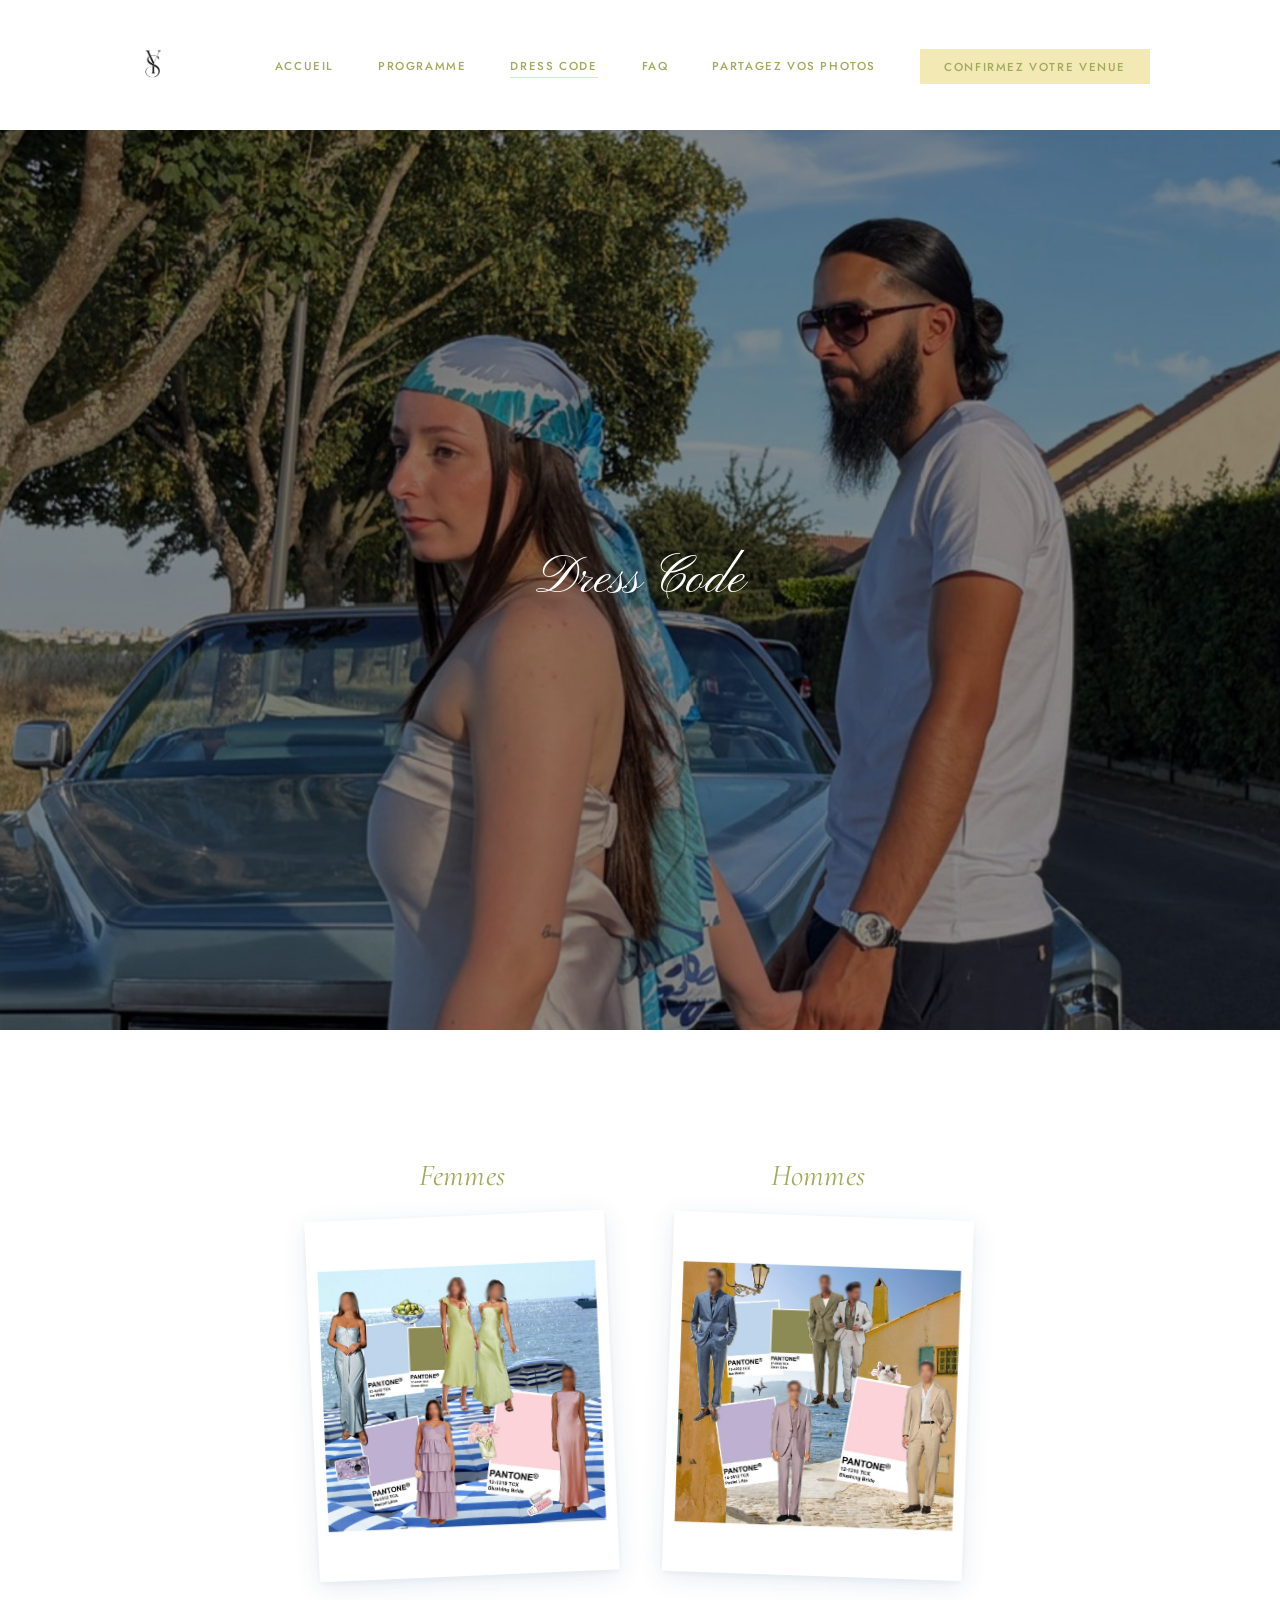
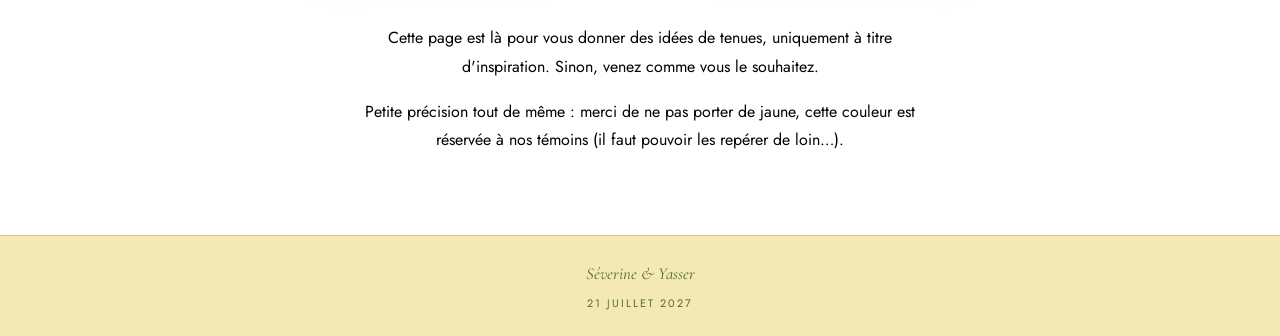
<file: dresscode.html>
<!DOCTYPE html>
<html lang="fr">
<head>
  <meta charset="UTF-8">
  <meta name="viewport" content="width=device-width, initial-scale=1.0">
  <meta name="description" content="Dress code — Mariage de Séverine et Yasser">
  <title>Dress Code — Séverine &amp; Yasser</title>
  <link rel="preconnect" href="https://fonts.googleapis.com">
  <link rel="preconnect" href="https://fonts.gstatic.com" crossorigin>
  <link href="https://fonts.googleapis.com/css2?family=Pinyon+Script&family=Cormorant+Garamond:ital,wght@0,300;0,400;0,500;1,300;1,400&family=Jost:wght@300;400;500&display=swap" rel="stylesheet">
  <link rel="stylesheet" href="css/style.css?v=57">
  <link rel="preload" as="image" href="image fond/dress.jpg" fetchpriority="high">
  <meta http-equiv="Accept-CH" content="DPR, Width">
  <link rel="icon" type="image/png" href="logo.png">
</head>
<body class="flat-bg header-compact">

  <!-- ========== HEADER ========== -->
  <header class="header header--scrolled" id="header">
    <div class="header__inner">
      <a href="index.html" class="header__logo"><img src="logo.png" alt="Séverine &amp; Yasser" class="header__logo-img"></a>

      <nav class="nav" id="nav" aria-label="Navigation principale">
        <ul class="nav__list">
          <li><a href="index.html"     class="nav__link">Accueil</a></li>
          <li><a href="programme.html" class="nav__link">Programme</a></li>
          <li><a href="dresscode.html" class="nav__link active" aria-current="page">Dress Code</a></li>
          <li><a href="faq.html"       class="nav__link">FAQ</a></li>
          <li><a href="photos.html"    class="nav__link">Partagez vos photos</a></li>
          <li><a href="rsvp.html"      class="nav__link nav__link--cta">Confirmez votre venue</a></li>
        </ul>
      </nav>

      <button class="nav__toggle" id="navToggle"
              aria-label="Ouvrir le menu"
              aria-expanded="false"
              aria-controls="nav">
        <span></span><span></span><span></span>
      </button>
    </div>
  </header>

  <!-- ========== MAIN ========== -->
  <main>

    <!-- Héros -->
    <div class="page-hero">
      <img class="page-hero__bg" src="image fond/dress.jpg" alt="" aria-hidden="true" fetchpriority="high" decoding="async">
      <h1 class="page-hero__title">Dress Code</h1>
    </div>

    <div class="section">

      <div class="polaroid-grid">

        <div class="polaroid-wrapper" data-reveal="polaroid-l" style="--reveal-delay: 0s">
          <p class="polaroid-label">Femmes</p>
          <div class="polaroid polaroid--left polaroid--flush">
            <img src="femme.jpg" alt="Inspiration tenue femmes" loading="lazy" decoding="async">
          </div>
        </div>

        <div class="polaroid-wrapper" data-reveal="polaroid-r" style="--reveal-delay: 0.18s">
          <p class="polaroid-label">Hommes</p>
          <div class="polaroid polaroid--right polaroid--flush">
            <img src="images/homme.jpg" alt="Inspiration tenue hommes" loading="lazy" decoding="async">
          </div>
        </div>

      </div>

      <div class="dresscode-text section__body" data-reveal>
        <p>
          Cette page est là pour vous donner des idées de tenues, uniquement à titre d'inspiration. Sinon, venez comme vous le souhaitez.
        </p>
        <p>
          Petite précision tout de même&nbsp;: merci de ne pas porter de jaune, cette couleur est réservée à nos témoins (il faut pouvoir les repérer de loin…).
        </p>
      </div>
    </div>

  </main>

  <!-- ========== FOOTER ========== -->
  <footer class="footer">
    <div class="footer__inner">
      <p class="footer__names">Séverine &amp; Yasser</p>
      <p class="footer__date">21 Juillet 2027</p>
    </div>
  </footer>

  <script src="js/main.js?v=16"></script>
</body>
</html>
</file>
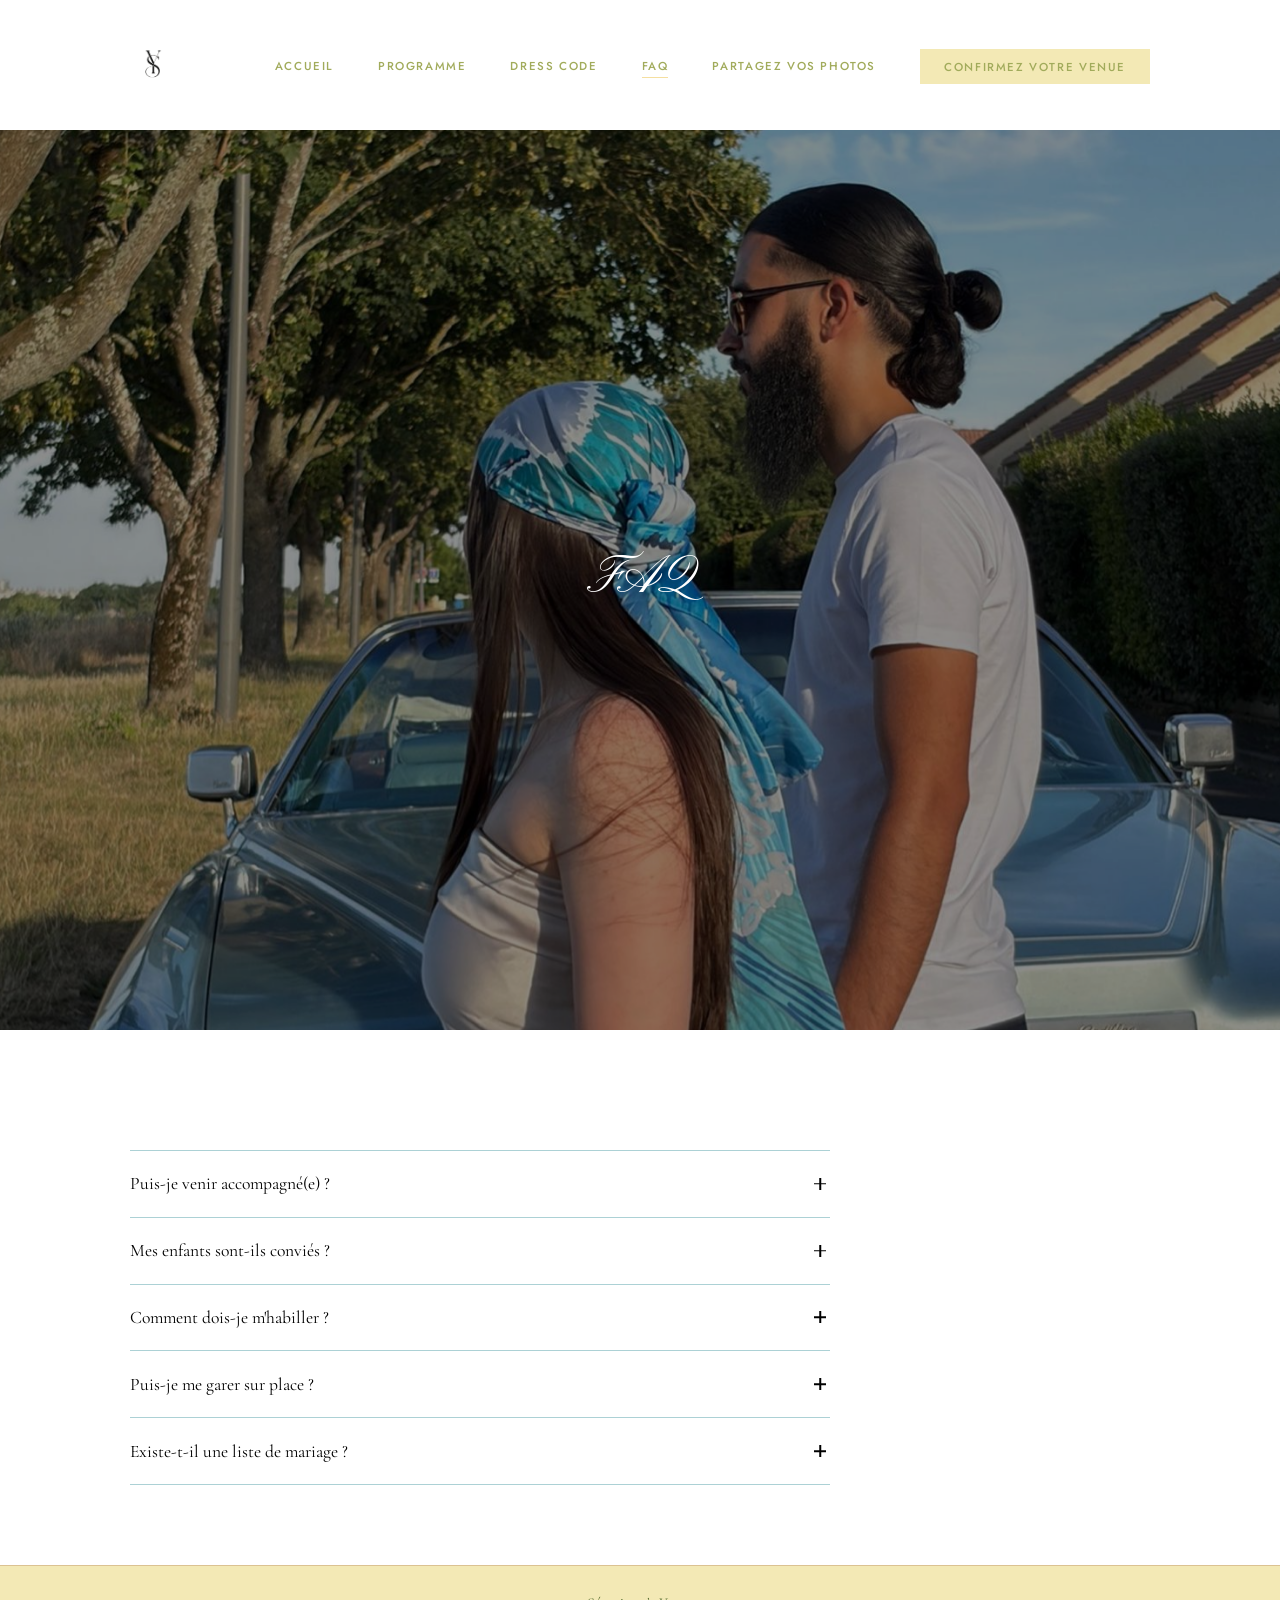
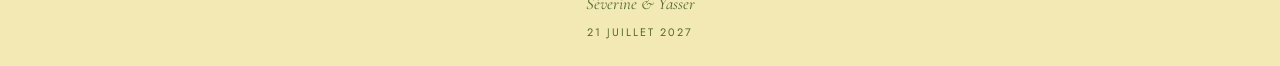
<file: faq.html>
<!DOCTYPE html>
<html lang="fr">
<head>
  <meta charset="UTF-8">
  <meta name="viewport" content="width=device-width, initial-scale=1.0">
  <meta name="description" content="Questions fréquentes — Mariage de Séverine et Yasser">
  <title>FAQ — Séverine &amp; Yasser</title>
  <link rel="preconnect" href="https://fonts.googleapis.com">
  <link rel="preconnect" href="https://fonts.gstatic.com" crossorigin>
  <link href="https://fonts.googleapis.com/css2?family=Pinyon+Script&family=Cormorant+Garamond:ital,wght@0,300;0,400;0,500;1,300;1,400&family=Jost:wght@300;400;500&display=swap" rel="stylesheet">
  <link rel="stylesheet" href="css/style.css?v=57">
  <link rel="preload" as="image" href="image fond/FAQ.jpg" fetchpriority="high">
  <meta http-equiv="Accept-CH" content="DPR, Width">
  <link rel="icon" type="image/png" href="logo.png">
</head>
<body class="flat-bg header-compact">

  <!-- ========== HEADER ========== -->
  <header class="header header--scrolled" id="header">
    <div class="header__inner">
      <a href="index.html" class="header__logo"><img src="logo.png" alt="Séverine &amp; Yasser" class="header__logo-img"></a>

      <nav class="nav" id="nav" aria-label="Navigation principale">
        <ul class="nav__list">
          <li><a href="index.html"     class="nav__link">Accueil</a></li>
          <li><a href="programme.html" class="nav__link">Programme</a></li>
          <li><a href="dresscode.html" class="nav__link">Dress Code</a></li>
          <li><a href="faq.html"       class="nav__link active" aria-current="page">FAQ</a></li>
          <li><a href="photos.html"    class="nav__link">Partagez vos photos</a></li>
          <li><a href="rsvp.html"      class="nav__link nav__link--cta">Confirmez votre venue</a></li>
        </ul>
      </nav>

      <button class="nav__toggle" id="navToggle"
              aria-label="Ouvrir le menu"
              aria-expanded="false"
              aria-controls="nav">
        <span></span><span></span><span></span>
      </button>
    </div>
  </header>

  <!-- ========== MAIN ========== -->
  <main>

    <!-- Héros -->
    <div class="page-hero">
      <img class="page-hero__bg" src="image fond/FAQ.jpg" alt="" aria-hidden="true" fetchpriority="high" decoding="async">
      <h1 class="page-hero__title">FAQ</h1>
    </div>

    <div class="section">

      <div class="accordion">

        <div class="accordion__item">
          <button class="accordion__btn" aria-expanded="false">
            Puis-je venir accompagné(e) ?
            <span class="accordion__icon" aria-hidden="true"></span>
          </button>
          <div class="accordion__body">
            <p>Seules les personnes nommément invitées peuvent assister à notre mariage. Merci de votre compréhension.</p>
          </div>
        </div>

        <div class="accordion__item">
          <button class="accordion__btn" aria-expanded="false">
            Mes enfants sont-ils conviés ?
            <span class="accordion__icon" aria-hidden="true"></span>
          </button>
          <div class="accordion__body">
            <p>Oui, bien sûr, vos enfants sont les bienvenus parmi nos invités.</p>
          </div>
        </div>

        <div class="accordion__item">
          <button class="accordion__btn" aria-expanded="false">
            Comment dois-je m'habiller ?
            <span class="accordion__icon" aria-hidden="true"></span>
          </button>
          <div class="accordion__body">
            <p>Vous trouverez sur la page Dress Code des inspirations pour le jour J.</p>
          </div>
        </div>

        <div class="accordion__item">
          <button class="accordion__btn" aria-expanded="false">
            Puis-je me garer sur place ?
            <span class="accordion__icon" aria-hidden="true"></span>
          </button>
          <div class="accordion__body">
            <p>Oui, il y a 40 places de parking à la Mairie de Longjumeau et 150 places au Domaine des Rois.</p>
          </div>
        </div>

        <div class="accordion__item">
          <button class="accordion__btn" aria-expanded="false">
            Existe-t-il une liste de mariage ?
            <span class="accordion__icon" aria-hidden="true"></span>
          </button>
          <div class="accordion__body">
            <p>Nous n'avons pas établi de liste de cadeaux. Le jour J, une boîte aux lettres sera mise à votre disposition afin que vous puissiez y déposer vos attentions ou vos messages. Pour nous, le plus important reste votre présence à nos côtés.</p>
          </div>
        </div>

      </div>
    </div>

  </main>

  <!-- ========== FOOTER ========== -->
  <footer class="footer">
    <div class="footer__inner">
      <p class="footer__names">Séverine &amp; Yasser</p>
      <p class="footer__date">21 Juillet 2027</p>
    </div>
  </footer>

  <script src="js/main.js?v=16"></script>
</body>
</html>
</file>
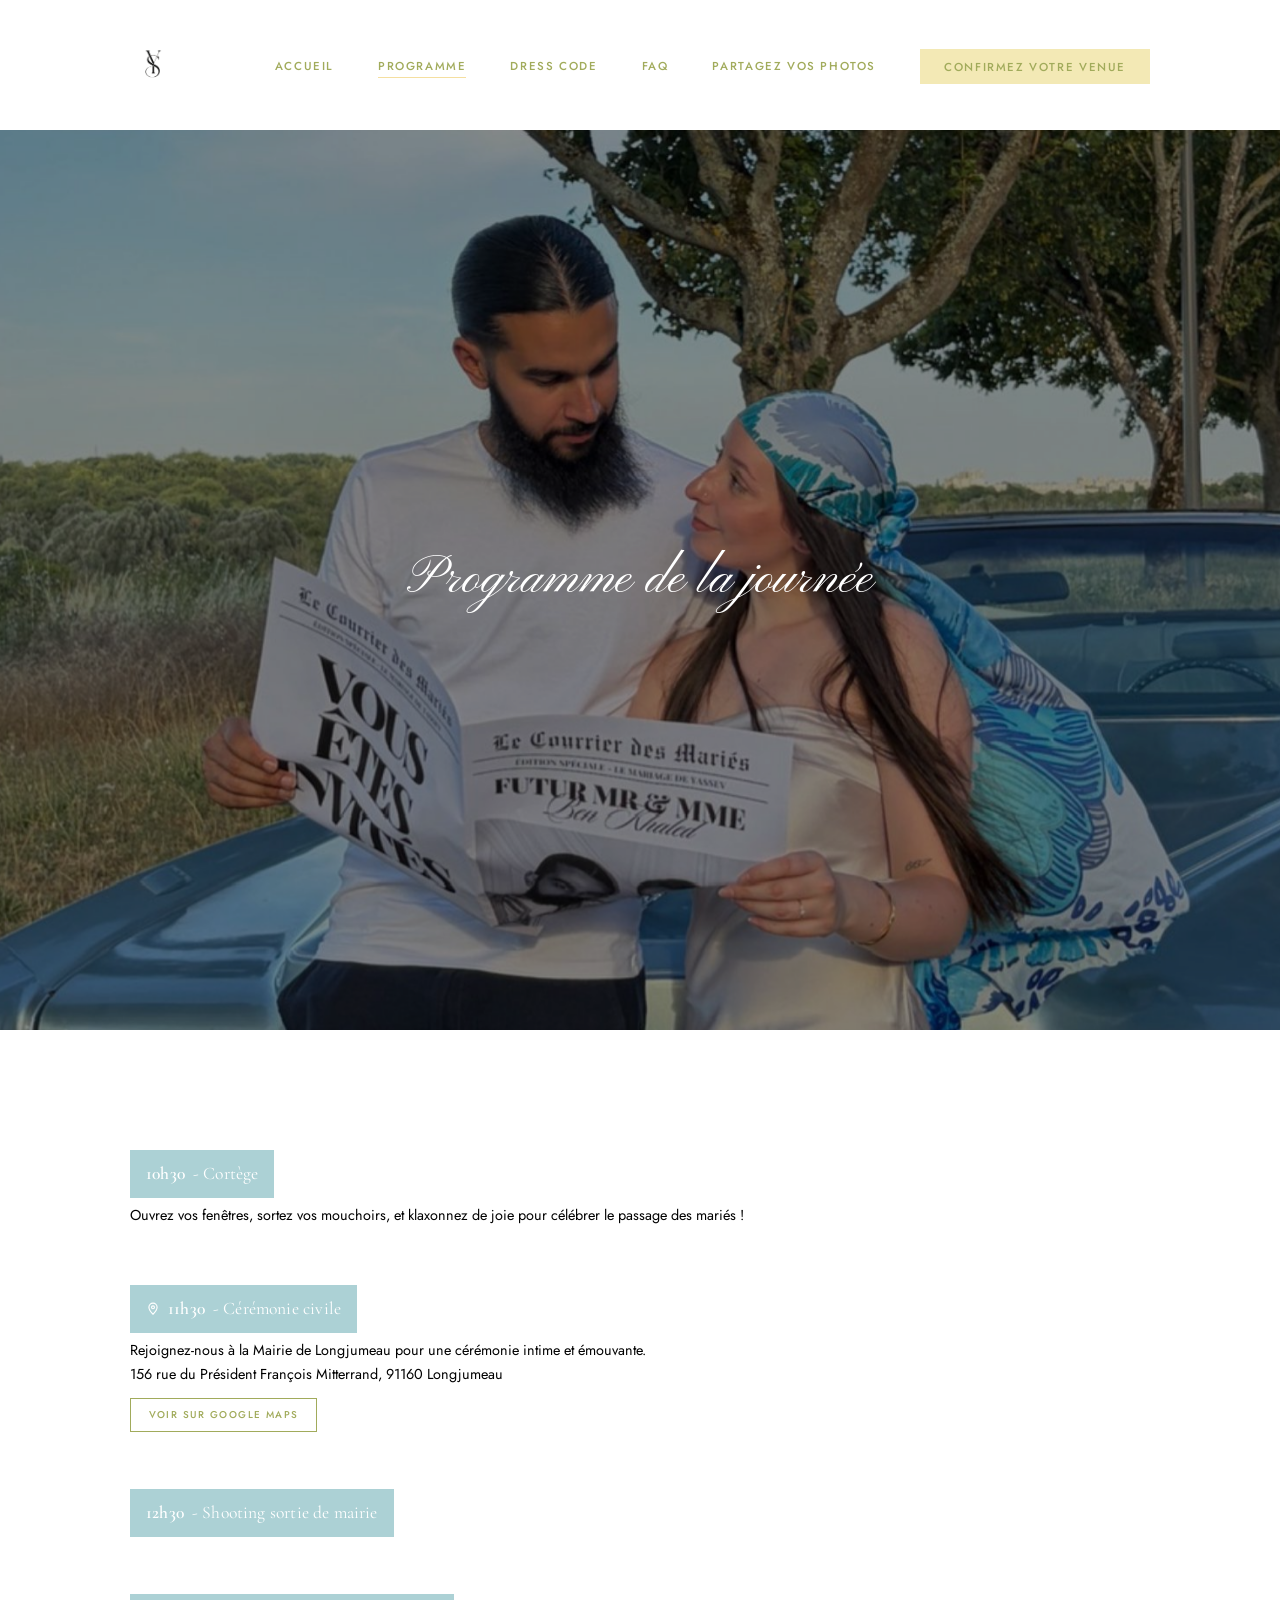
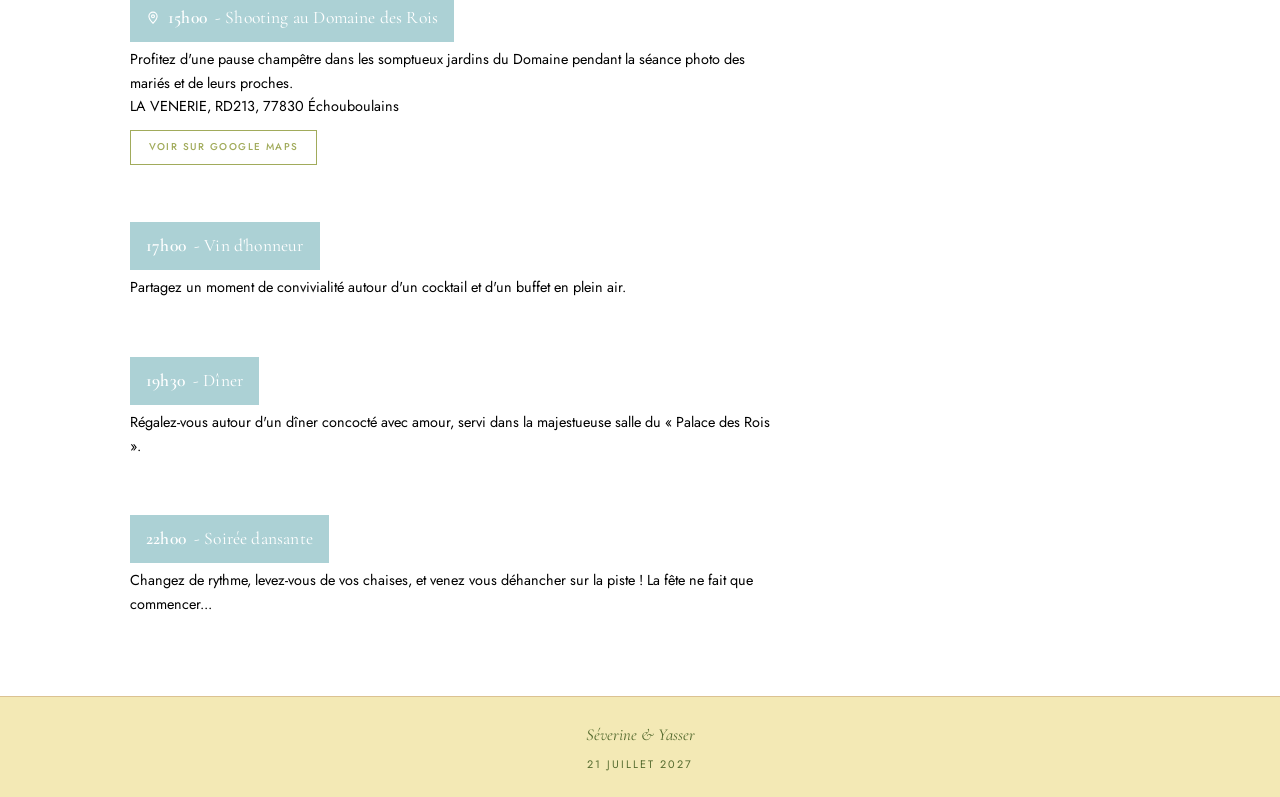
<file: programme-Lenna.html>
<!DOCTYPE html>
<html lang="fr">
<head>
  <meta charset="UTF-8">
  <meta name="viewport" content="width=device-width, initial-scale=1.0">
  <meta name="description" content="Programme de la journée — Mariage de Séverine et Yasser">
  <title>Programme — Séverine &amp; Yasser</title>
  <link rel="preconnect" href="https://fonts.googleapis.com">
  <link rel="preconnect" href="https://fonts.gstatic.com" crossorigin>
  <link href="https://fonts.googleapis.com/css2?family=Pinyon+Script&family=Cormorant+Garamond:ital,wght@0,300;0,400;0,500;1,300;1,400&family=Jost:wght@300;400;500&display=swap" rel="stylesheet">
  <link rel="stylesheet" href="css/style.css?v=57">
  <link rel="preload" as="image" href="image fond/programme.jpg" fetchpriority="high">
  <meta http-equiv="Accept-CH" content="DPR, Width">
  <link rel="icon" type="image/png" href="logo.png">
</head>
<body class="flat-bg header-compact">

  <!-- ========== HEADER ========== -->
  <header class="header header--scrolled" id="header">
    <div class="header__inner">
      <a href="index.html" class="header__logo"><img src="logo.png" alt="Séverine &amp; Yasser" class="header__logo-img"></a>

      <nav class="nav" id="nav" aria-label="Navigation principale">
        <ul class="nav__list">
          <li><a href="index.html"     class="nav__link">Accueil</a></li>
          <li><a href="programme.html" class="nav__link active" aria-current="page">Programme</a></li>
          <li><a href="dresscode.html" class="nav__link">Dress Code</a></li>
          <li><a href="faq.html"       class="nav__link">FAQ</a></li>
          <li><a href="photos.html"    class="nav__link">Partagez vos photos</a></li>
          <li><a href="rsvp.html"      class="nav__link nav__link--cta">Confirmez votre venue</a></li>
        </ul>
      </nav>

      <button class="nav__toggle" id="navToggle"
              aria-label="Ouvrir le menu"
              aria-expanded="false"
              aria-controls="nav">
        <span></span><span></span><span></span>
      </button>
    </div>
  </header>

  <!-- ========== MAIN ========== -->
  <main>

    <!-- Héros -->
    <div class="page-hero">
      <img class="page-hero__bg page-hero__bg--programme" src="image fond/programme.jpg" alt="" aria-hidden="true" fetchpriority="high" decoding="async" style="object-position: center 70%; object-fit: cover;">
      <h1 class="page-hero__title">Programme de la journée</h1>
    </div>

    <div class="section">

      <div class="timeline">

        <div class="timeline__item" data-reveal="left" style="--reveal-delay: 0s">
          <div class="timeline__body">
            <p class="timeline__heading"><b>10h30</b> - Cortège</p>
            <p class="timeline__desc">Ouvrez vos fenêtres, sortez vos mouchoirs, et klaxonnez de joie pour célébrer le passage des mariés !</p>
          </div>
        </div>

        <div class="timeline__item timeline__item--venue" data-reveal="left" style="--reveal-delay: 0.08s">
          <div class="timeline__body">
            <p class="timeline__heading"><b>11h30</b> - Cérémonie civile</p>
            <p class="timeline__desc">
              Rejoignez-nous à la Mairie de Longjumeau pour une cérémonie intime et émouvante.<br>
              156 rue du Président François Mitterrand, 91160 Longjumeau
            </p>
            <a href="https://www.google.com/maps?q=156+Rue+du+Pr%C3%A9sident+Fran%C3%A7ois+Mitterrand,+91160+Longjumeau"
               target="_blank" rel="noopener" class="timeline__map-link">
              Voir sur Google Maps
            </a>
          </div>
        </div>

        <div class="timeline__item" data-reveal="left" style="--reveal-delay: 0.16s">
          <div class="timeline__body">
            <p class="timeline__heading"><b>12h30</b> - Shooting sortie de mairie</p>
          </div>
        </div>

        <div class="timeline__item timeline__item--venue" data-reveal="left" style="--reveal-delay: 0.24s">
          <div class="timeline__body">
            <p class="timeline__heading"><b>15h00</b> - Shooting au Domaine des Rois</p>
            <p class="timeline__desc">
              Profitez d'une pause champêtre dans les somptueux jardins du Domaine pendant la séance photo des mariés et de leurs proches.<br>
              LA VENERIE, RD213, 77830 Échouboulains
            </p>
            <a href="https://www.google.com/maps/place//data=!4m2!3m1!1s0x47ef5b4dc95c3ab5:0x2cfeebf78aab0212"
               target="_blank" rel="noopener" class="timeline__map-link">
              Voir sur Google Maps
            </a>
          </div>
        </div>

        <div class="timeline__item" data-reveal="left" style="--reveal-delay: 0.32s">
          <div class="timeline__body">
            <p class="timeline__heading"><b>17h00</b> - Vin d'honneur</p>
            <p class="timeline__desc">Partagez un moment de convivialité autour d'un cocktail et d'un buffet en plein air.</p>
          </div>
        </div>

        <div class="timeline__item" data-reveal="left" style="--reveal-delay: 0.4s">
          <div class="timeline__body">
            <p class="timeline__heading"><b>19h30</b> - Dîner</p>
            <p class="timeline__desc">Régalez-vous autour d'un dîner concocté avec amour, servi dans la majestueuse salle du « Palace des Rois ».</p>
          </div>
        </div>

        <div class="timeline__item" data-reveal="left" style="--reveal-delay: 0.48s">
          <div class="timeline__body">
            <p class="timeline__heading"><b>22h00</b> - Soirée dansante</p>
            <p class="timeline__desc">Changez de rythme, levez-vous de vos chaises, et venez vous déhancher sur la piste ! La fête ne fait que commencer...</p>
          </div>
        </div>

      </div>
    </div>

  </main>

  <!-- ========== FOOTER ========== -->
  <footer class="footer">
    <div class="footer__inner">
      <p class="footer__names">Séverine &amp; Yasser</p>
      <p class="footer__date">21 Juillet 2027</p>
    </div>
  </footer>

  <script src="js/main.js?v=16"></script>
</body>
</html>
</file>
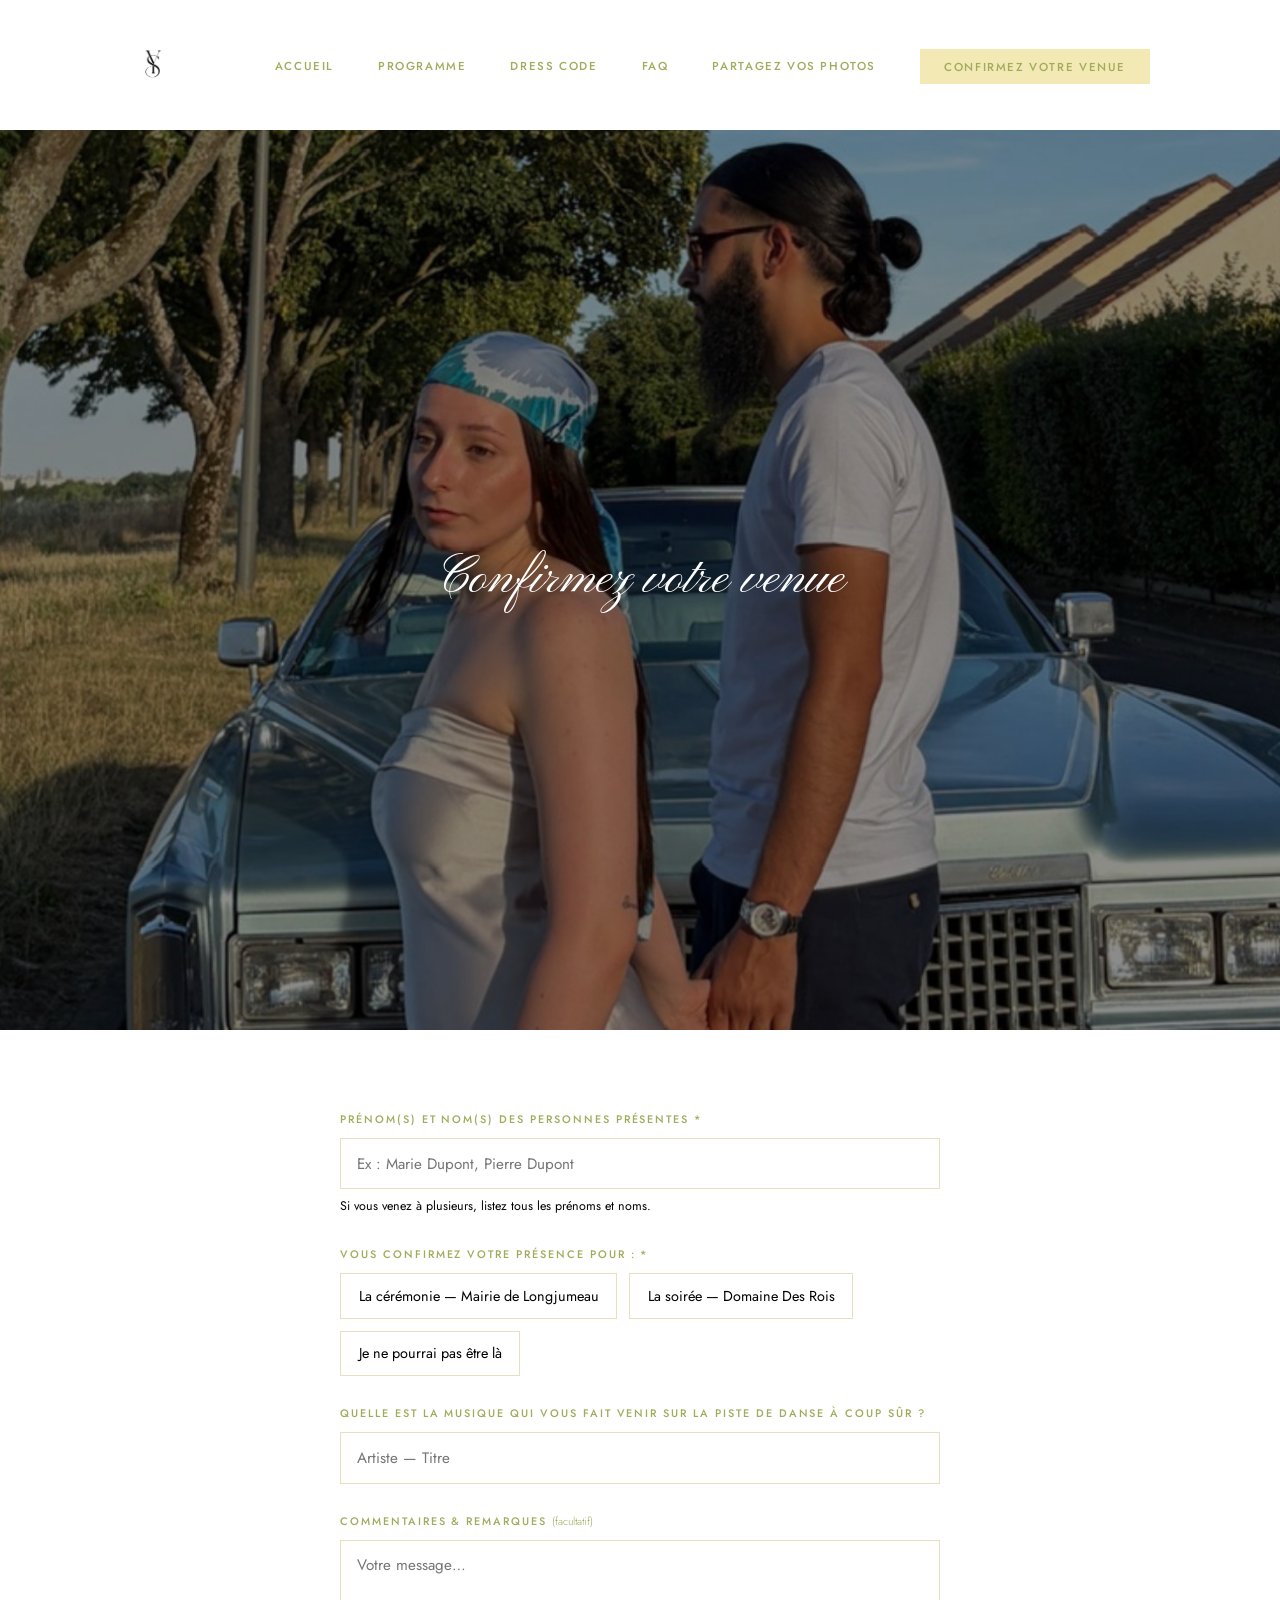
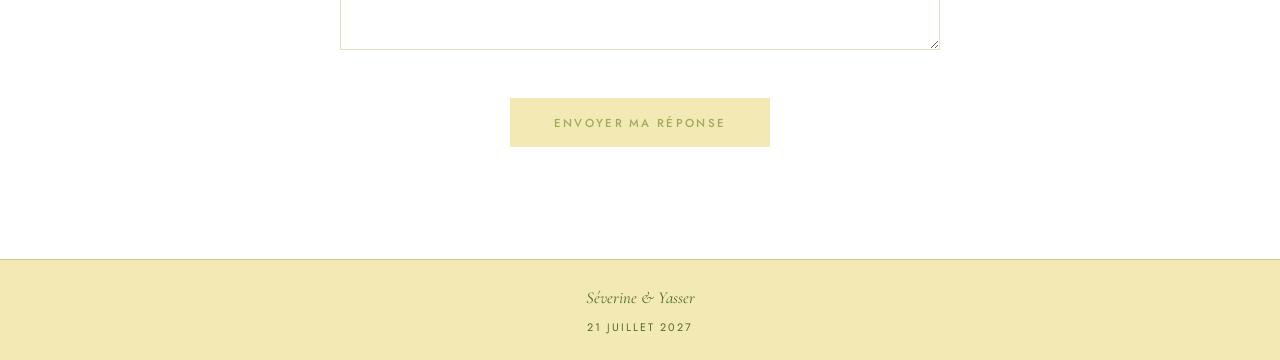
<file: rsvp-Lenna.html>
<!DOCTYPE html>
<html lang="fr">
<head>
  <meta charset="UTF-8">
  <meta name="viewport" content="width=device-width, initial-scale=1.0">
  <meta name="description" content="Confirmez votre venue — Mariage de Séverine et Yasser">
  <title>Confirmez votre venue — Séverine &amp; Yasser</title>
  <link rel="preconnect" href="https://fonts.googleapis.com">
  <link rel="preconnect" href="https://fonts.gstatic.com" crossorigin>
  <link href="https://fonts.googleapis.com/css2?family=Pinyon+Script&family=Cormorant+Garamond:ital,wght@0,300;0,400;0,500;1,300;1,400&family=Jost:wght@300;400;500&display=swap" rel="stylesheet">
  <link rel="stylesheet" href="css/style.css?v=57">
  <link rel="preload" as="image" href="image fond/confirmez.jpg" fetchpriority="high">
  <meta http-equiv="Accept-CH" content="DPR, Width">
  <link rel="icon" type="image/png" href="logo.png">
</head>
<body class="flat-bg header-compact">

  <!-- ========== HEADER ========== -->
  <header class="header header--scrolled" id="header">
    <div class="header__inner">
      <a href="index.html" class="header__logo"><img src="logo.png" alt="Séverine &amp; Yasser" class="header__logo-img"></a>

      <nav class="nav" id="nav" aria-label="Navigation principale">
        <ul class="nav__list">
          <li><a href="index.html"     class="nav__link">Accueil</a></li>
          <li><a href="programme.html" class="nav__link">Programme</a></li>
          <li><a href="dresscode.html" class="nav__link">Dress Code</a></li>
          <li><a href="faq.html"       class="nav__link">FAQ</a></li>
          <li><a href="photos.html"    class="nav__link">Partagez vos photos</a></li>
          <li><a href="rsvp.html"      class="nav__link nav__link--cta active" aria-current="page">Confirmez votre venue</a></li>
        </ul>
      </nav>

      <button class="nav__toggle" id="navToggle"
              aria-label="Ouvrir le menu"
              aria-expanded="false"
              aria-controls="nav">
        <span></span><span></span><span></span>
      </button>
    </div>
  </header>

  <!-- ========== MAIN ========== -->
  <main>

    <div class="page-hero">
      <img class="page-hero__bg" src="image fond/confirmez.jpg" alt="" aria-hidden="true" fetchpriority="high" decoding="async">
      <h1 class="page-hero__title">Confirmez votre venue</h1>
    </div>

    <div class="rsvp-section">

      <!-- Message de succès (caché par défaut) -->
      <div id="rsvp-success" style="display:none; text-align:center; padding: 3rem 0;">
        <svg viewBox="0 0 60 60" width="52" height="52" style="margin: 0 auto 1.5rem;" aria-hidden="true">
          <circle cx="30" cy="30" r="28" fill="none" stroke="#A1AB5B" stroke-width="1.5"/>
          <path d="M18 30 L26 38 L42 22" stroke="#A1AB5B" stroke-width="2" fill="none" stroke-linecap="round" stroke-linejoin="round"/>
        </svg>
        <p style="font-family: var(--f-serif); font-size: 2rem; font-style: italic; color: var(--c-blue); margin-bottom: 0.75rem;">
          Merci pour votre réponse&nbsp;!
        </p>
        <p style="font-size: 0.9rem; color: var(--c-text-muted); max-width: 380px; margin: 0 auto;">
          Séverine et Yasser ont bien reçu votre confirmation.<br>
          À très bientôt&nbsp;!
        </p>
      </div>

      <form id="rsvp-form" novalidate>

        <!-- ──────────────────────────────────────────────
             Question 1 — Nom(s) (entry.1710035302)
             ────────────────────────────────────────────── -->
        <div class="form-group">
          <label class="form-label" for="noms">
            Prénom(s) et Nom(s) des personnes présentes *
          </label>
          <input
            class="form-input"
            type="text"
            id="noms"
            name="entry.1710035302"
            required
            autocomplete="name"
            placeholder="Ex : Marie Dupont, Pierre Dupont"
          >
          <p class="form-hint">Si vous venez à plusieurs, listez tous les prénoms et noms.</p>
        </div>

        <!-- ──────────────────────────────────────────────
             Question 2 — Présence (entry.135342444)
             ────────────────────────────────────────────── -->
        <div class="form-group">
          <label class="form-label">Vous confirmez votre présence pour : *</label>
          <div class="checkbox-group" id="presence-group">

            <label class="checkbox-option">
              <input type="checkbox" name="entry.135342444"
                     value="La cérémonie à la Marie de Longjumeau">
              La cérémonie — Mairie de Longjumeau
            </label>

            <label class="checkbox-option">
              <input type="checkbox" name="entry.135342444"
                     value="La soirée au Domaine Des Rois">
              La soirée — Domaine Des Rois
            </label>

            <label class="checkbox-option checkbox-option--absent">
              <input type="checkbox" name="entry.135342444"
                     value="Je ne pourrai pas être là">
              Je ne pourrai pas être là
            </label>

          </div>
        </div>

        <!-- ──────────────────────────────────────────────
             Question 3 — Musique (entry.993788628)
             (masquée si absent)
             ────────────────────────────────────────────── -->
        <div class="form-group" id="musique-group">
          <label class="form-label" for="musique">
            Quelle est LA musique qui vous fait venir sur la piste de danse à coup sûr&nbsp;?
          </label>
          <input
            class="form-input"
            type="text"
            id="musique"
            name="entry.993788628"
            placeholder="Artiste — Titre"
          >
        </div>

        <!-- ──────────────────────────────────────────────
             Question 4 — Commentaires (entry.1424245846)
             ────────────────────────────────────────────── -->
        <div class="form-group">
          <label class="form-label" for="commentaires">
            Commentaires &amp; remarques
            <span style="font-weight:300; text-transform:none; letter-spacing:0;">(facultatif)</span>
          </label>
          <textarea
            class="form-textarea"
            id="commentaires"
            name="entry.1424245846"
            placeholder="Votre message…"
          ></textarea>
        </div>

        <!-- Envoi -->
        <div class="form-submit">
          <button type="submit" class="btn btn--primary" id="rsvp-submit">
            Envoyer ma réponse
          </button>
          <p id="rsvp-error" style="display:none; margin-top:1rem; font-size:0.85rem; color:var(--c-terracotta);">
            Une erreur est survenue. Merci de réessayer.
          </p>
        </div>

      </form>
    </div>

  </main>

  <!-- ========== FOOTER ========== -->
  <footer class="footer">
    <div class="footer__inner">
      <p class="footer__names">Séverine &amp; Yasser</p>
      <p class="footer__date">21 Juillet 2027</p>
    </div>
  </footer>

  <!-- ========== POP-UP DATE LIMITE RSVP ========== -->
  <div id="deadline-popup" class="deadline-popup" hidden>
    <div class="deadline-popup__overlay" id="deadline-popup-overlay"></div>
    <div class="deadline-popup__box" role="dialog" aria-modal="true" aria-labelledby="deadline-popup-text">
      <p id="deadline-popup-text" class="deadline-popup__text">Date limite pour confirmer votre présence&nbsp;: <strong>31 décembre 2026</strong></p>
      <button type="button" class="deadline-popup__btn" id="deadline-popup-close">J'ai compris</button>
    </div>
  </div>

  <script src="js/main.js?v=16"></script>
</body>
</html>
</file>
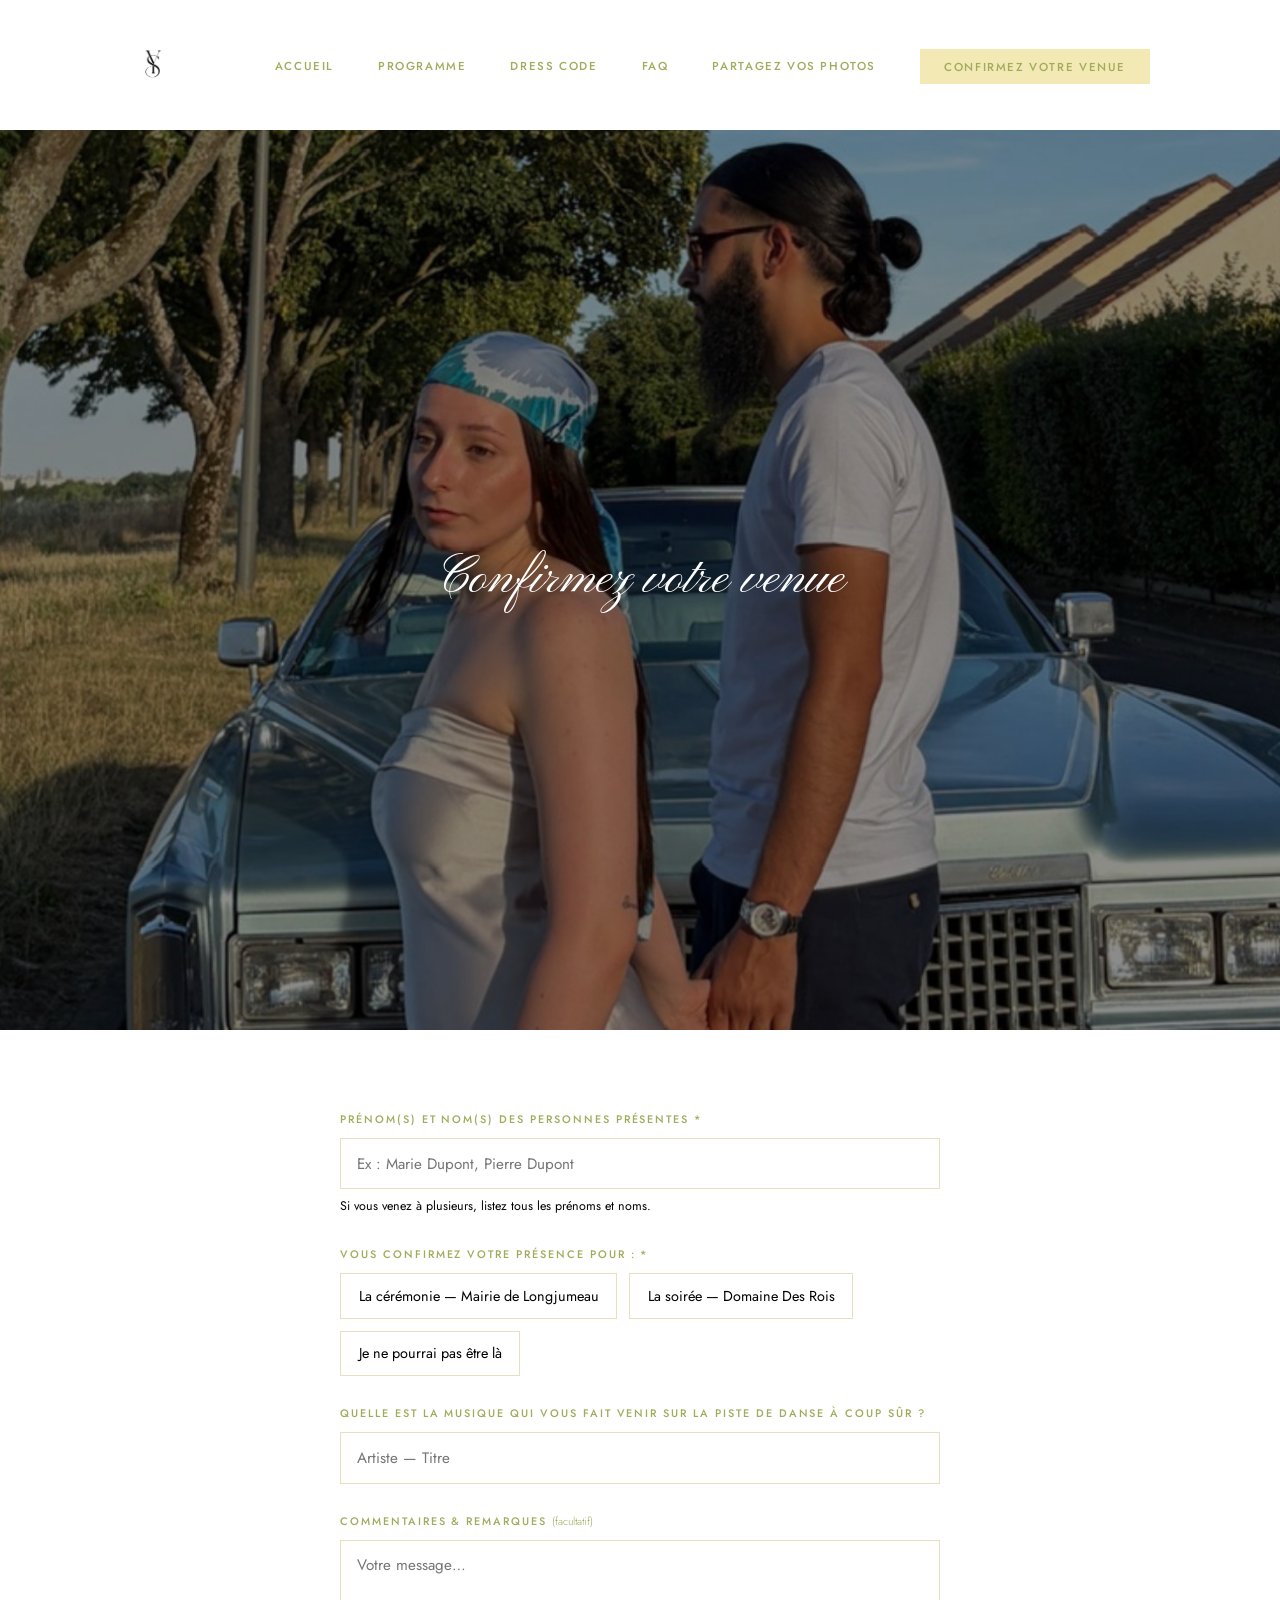
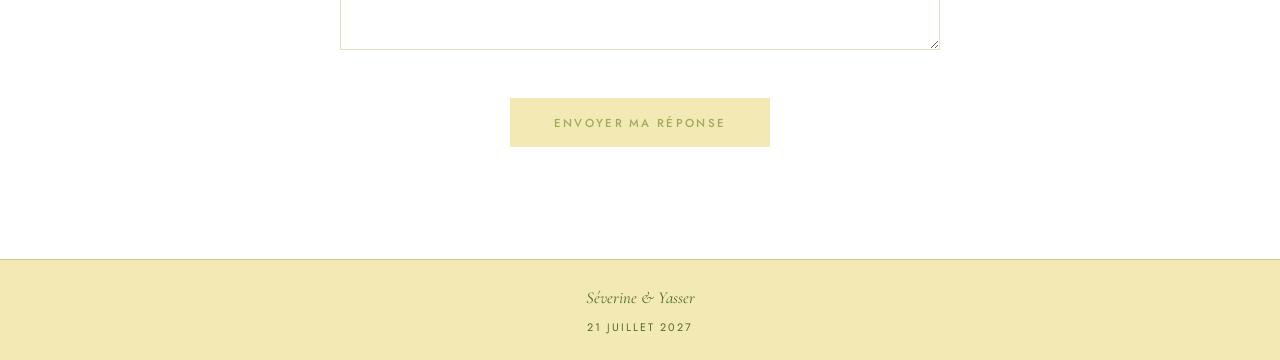
<file: rsvp.html>
<!DOCTYPE html>
<html lang="fr">
<head>
  <meta charset="UTF-8">
  <meta name="viewport" content="width=device-width, initial-scale=1.0">
  <meta name="description" content="Confirmez votre venue — Mariage de Séverine et Yasser">
  <title>Confirmez votre venue — Séverine &amp; Yasser</title>
  <link rel="preconnect" href="https://fonts.googleapis.com">
  <link rel="preconnect" href="https://fonts.gstatic.com" crossorigin>
  <link href="https://fonts.googleapis.com/css2?family=Pinyon+Script&family=Cormorant+Garamond:ital,wght@0,300;0,400;0,500;1,300;1,400&family=Jost:wght@300;400;500&display=swap" rel="stylesheet">
  <link rel="stylesheet" href="css/style.css?v=57">
  <link rel="preload" as="image" href="image fond/confirmez.jpg" fetchpriority="high">
  <meta http-equiv="Accept-CH" content="DPR, Width">
  <link rel="icon" type="image/png" href="logo.png">
</head>
<body class="flat-bg header-compact">

  <!-- ========== HEADER ========== -->
  <header class="header header--scrolled" id="header">
    <div class="header__inner">
      <a href="index.html" class="header__logo"><img src="logo.png" alt="Séverine &amp; Yasser" class="header__logo-img"></a>

      <nav class="nav" id="nav" aria-label="Navigation principale">
        <ul class="nav__list">
          <li><a href="index.html"     class="nav__link">Accueil</a></li>
          <li><a href="programme.html" class="nav__link">Programme</a></li>
          <li><a href="dresscode.html" class="nav__link">Dress Code</a></li>
          <li><a href="faq.html"       class="nav__link">FAQ</a></li>
          <li><a href="photos.html"    class="nav__link">Partagez vos photos</a></li>
          <li><a href="rsvp.html"      class="nav__link nav__link--cta active" aria-current="page">Confirmez votre venue</a></li>
        </ul>
      </nav>

      <button class="nav__toggle" id="navToggle"
              aria-label="Ouvrir le menu"
              aria-expanded="false"
              aria-controls="nav">
        <span></span><span></span><span></span>
      </button>
    </div>
  </header>

  <!-- ========== MAIN ========== -->
  <main>

    <div class="page-hero">
      <img class="page-hero__bg" src="image fond/confirmez.jpg" alt="" aria-hidden="true" fetchpriority="high" decoding="async">
      <h1 class="page-hero__title">Confirmez votre venue</h1>
    </div>

    <div class="rsvp-section">

      <!-- Message de succès (caché par défaut) -->
      <div id="rsvp-success" style="display:none; text-align:center; padding: 3rem 0;">
        <svg viewBox="0 0 60 60" width="52" height="52" style="margin: 0 auto 1.5rem;" aria-hidden="true">
          <circle cx="30" cy="30" r="28" fill="none" stroke="#A1AB5B" stroke-width="1.5"/>
          <path d="M18 30 L26 38 L42 22" stroke="#A1AB5B" stroke-width="2" fill="none" stroke-linecap="round" stroke-linejoin="round"/>
        </svg>
        <p style="font-family: var(--f-serif); font-size: 2rem; font-style: italic; color: var(--c-blue); margin-bottom: 0.75rem;">
          Merci pour votre réponse&nbsp;!
        </p>
        <p style="font-size: 0.9rem; color: var(--c-text-muted); max-width: 380px; margin: 0 auto;">
          Séverine et Yasser ont bien reçu votre confirmation.<br>
          À très bientôt&nbsp;!
        </p>
      </div>

      <form id="rsvp-form" novalidate>

        <!-- ──────────────────────────────────────────────
             Question 1 — Nom(s) (entry.1710035302)
             ────────────────────────────────────────────── -->
        <div class="form-group">
          <label class="form-label" for="noms">
            Prénom(s) et Nom(s) des personnes présentes *
          </label>
          <input
            class="form-input"
            type="text"
            id="noms"
            name="entry.1710035302"
            required
            autocomplete="name"
            placeholder="Ex : Marie Dupont, Pierre Dupont"
          >
          <p class="form-hint">Si vous venez à plusieurs, listez tous les prénoms et noms.</p>
        </div>

        <!-- ──────────────────────────────────────────────
             Question 2 — Présence (entry.135342444)
             ────────────────────────────────────────────── -->
        <div class="form-group">
          <label class="form-label">Vous confirmez votre présence pour : *</label>
          <div class="checkbox-group" id="presence-group">

            <label class="checkbox-option">
              <input type="checkbox" name="entry.135342444"
                     value="La cérémonie à la Marie de Longjumeau">
              La cérémonie — Mairie de Longjumeau
            </label>

            <label class="checkbox-option">
              <input type="checkbox" name="entry.135342444"
                     value="La soirée au Domaine Des Rois">
              La soirée — Domaine Des Rois
            </label>

            <label class="checkbox-option checkbox-option--absent">
              <input type="checkbox" name="entry.135342444"
                     value="Je ne pourrai pas être là">
              Je ne pourrai pas être là
            </label>

          </div>
        </div>

        <!-- ──────────────────────────────────────────────
             Question 3 — Musique (entry.993788628)
             (masquée si absent)
             ────────────────────────────────────────────── -->
        <div class="form-group" id="musique-group">
          <label class="form-label" for="musique">
            Quelle est LA musique qui vous fait venir sur la piste de danse à coup sûr&nbsp;?
          </label>
          <input
            class="form-input"
            type="text"
            id="musique"
            name="entry.993788628"
            placeholder="Artiste — Titre"
          >
        </div>

        <!-- ──────────────────────────────────────────────
             Question 4 — Commentaires (entry.1424245846)
             ────────────────────────────────────────────── -->
        <div class="form-group">
          <label class="form-label" for="commentaires">
            Commentaires &amp; remarques
            <span style="font-weight:300; text-transform:none; letter-spacing:0;">(facultatif)</span>
          </label>
          <textarea
            class="form-textarea"
            id="commentaires"
            name="entry.1424245846"
            placeholder="Votre message…"
          ></textarea>
        </div>

        <!-- Envoi -->
        <div class="form-submit">
          <button type="submit" class="btn btn--primary" id="rsvp-submit">
            Envoyer ma réponse
          </button>
          <p id="rsvp-error" style="display:none; margin-top:1rem; font-size:0.85rem; color:var(--c-terracotta);">
            Une erreur est survenue. Merci de réessayer.
          </p>
        </div>

      </form>
    </div>

  </main>

  <!-- ========== FOOTER ========== -->
  <footer class="footer">
    <div class="footer__inner">
      <p class="footer__names">Séverine &amp; Yasser</p>
      <p class="footer__date">21 Juillet 2027</p>
    </div>
  </footer>

  <!-- ========== POP-UP DATE LIMITE RSVP ========== -->
  <div id="popup-deadline">
    <div id="popup-carte">
      <div id="popup-separateur"></div>
      <p id="popup-titre">Date limite de confirmation</p>
      <span id="popup-date">31 décembre 2026</span>
      <button id="btn-compris">J'ai compris</button>
    </div>
  </div>

  <script src="js/main.js?v=16"></script>
</body>
</html>
</file>
<file: css/style.css>
/* ======================================================
   Variables — charte graphique officielle
   ====================================================== */
:root {
  /* Fond / neutres */
  --c-cream:          #FDFBF0;   /* ivoire — fond principal, cartes, zones de lecture */
  --c-champagne:       #F3E9B5;   /* jaune pâle — fond secondaire, encadrés, bandeaux */
  --c-champagne-h:     #EADC96;   /* champagne, survol / plus soutenu */
  --c-sand-border:     #E7DFC0;   /* bordure discrète, dérivée de la charte */

  /* Verts */
  --c-green:           #7EA86A;   /* vert doux — éléments naturels, nav secondaire */
  --c-green-h:         #6B9257;   /* vert doux, survol */
  --c-olive:           #A1AB5B;   /* vert olive — accents, détails (hors boutons/hover, voir jaune beurre) */
  --c-olive-h:         #8A9449;   /* vert olive, survol */

  /* Jaune beurre — boutons & indicateurs de survol (remplace le vert olive sur ces éléments) */
  --c-beurre:          #F5DFA0;
  --c-beurre-h:        #EFD589;

  /* Bleu pastel */
  --c-blue-pastel:     #ACD1D5;   /* bleu pastel — respirations, fonds doux */
  --c-blue-pastel-h:   #8FC0C5;   /* bleu pastel, plus soutenu */

  /* Terre cuite */
  --c-terracotta:      #954E2A;   /* terre cuite — accents chaleureux, séparateurs, décor */
  --c-terracotta-h:    #7A3F21;   /* terre cuite, plus profonde */

  /* Bleu roi — valeur déjà existante du site, conservée pour les titres/labels/boutons */
  --c-blue:            #114477;

  /* Texte courant */
  --c-text:            #000000;   /* corps de texte */
  --c-text-mid:        #000000;
  --c-text-muted:      #000000;
  --c-white:           #FFFFFF;

  --f-serif: 'Cormorant Garamond', Georgia, serif;
  --f-title: 'Pinyon Script', Georgia, serif;
  --f-sans:  'Jost', 'Helvetica Neue', Arial, sans-serif;

  --header-h: 130px;
  --max-w:    1100px;
  --ease:     cubic-bezier(0.25, 0, 0.25, 1);
}

/* ======================================================
   Reset & Base
   ====================================================== */
*, *::before, *::after { box-sizing: border-box; margin: 0; padding: 0; }

html {
  font-size: 16px;
  scroll-behavior: smooth;
  -webkit-font-smoothing: antialiased;
  -moz-osx-font-smoothing: grayscale;
  overflow-x: hidden;
}

body {
  font-family: var(--f-sans);
  font-weight: 400;
  color: var(--c-text);
  background: var(--c-cream);
  line-height: 1.7;
  overflow-x: hidden;
}

a    { color: inherit; text-decoration: none; }
ul   { list-style: none; }
img  { display: block; max-width: 100%; height: auto; }

/* ======================================================
   Image de fond plein écran (page d'accueil)
   ====================================================== */
.plein-ecran {
  position: fixed;   /* "fixed" plutôt que "absolute" : reste calée sur tout
                         l'écran même quand la page défile (le pied de page
                         est plus bas que 100vh, "absolute" aurait laissé
                         réapparaître le fond en bas de page) */
  top: 0;
  left: 0;
  width: 100%;
  height: 100%;
  object-fit: cover;
  z-index: -1;
}

.image-fond {
  opacity: 0.8;
}

/* Vidéo du hero : jamais de contrôles ni de bouton Play visibles,
   même si le navigateur tente d'en afficher un par défaut.
   Reste invisible (opacity:0) tant que la lecture n'est pas CONFIRMÉE
   par JS (classe .is-playing) — même si iOS affichait malgré tout un
   bouton natif sur l'élément vidéo lui-même, il resterait invisible
   puisque tout l'élément l'est. L'image de secours en dessous assure
   qu'il n'y a jamais d'écran noir entre-temps. */
video.plein-ecran {
  pointer-events: none;
  opacity: 0;
  transition: opacity 0.5s ease;
}
video.plein-ecran.is-playing {
  opacity: 0.8;
}
video.plein-ecran::-webkit-media-controls,
video.plein-ecran::-webkit-media-controls-start-playback-button,
video.plein-ecran::-webkit-media-controls-play-button,
video.plein-ecran::-webkit-media-controls-overlay-play-button {
  display: none !important;
  -webkit-appearance: none;
  opacity: 0 !important;
  pointer-events: none !important;
}

/* Image de secours (1er visuel du hero) : visible par défaut, recouvre
   la vidéo tant que la lecture n'est pas confirmée. Masquée en JS dès
   que la vidéo démarre réellement (évènement "playing") — jamais
   d'écran noir ni de bouton Play visible entre-temps. */
#hero-fallback {
  pointer-events: none;
  transition: opacity 0.5s ease;
}
#hero-fallback.is-hidden {
  opacity: 0;
}

/* ======================================================
   Header
   ====================================================== */
.header {
  position: fixed;
  top: 0; left: 0; right: 0;
  height: var(--header-h);
  z-index: 100;
  transition: background 0.4s var(--ease), box-shadow 0.4s var(--ease);
}

.header--scrolled {
  background: rgba(253, 251, 240, 0.97);
  backdrop-filter: blur(8px);
  -webkit-backdrop-filter: blur(8px);
  box-shadow: 0 1px 0 var(--c-sand-border);
}

.header__inner {
  max-width: var(--max-w);
  margin: 0 auto;
  height: 100%;
  padding: 0 2.5rem;
  display: flex;
  align-items: center;
  justify-content: space-between;
}

.header__logo {
  font-family: var(--f-serif);
  font-size: 1.55rem;
  font-weight: 500;
  letter-spacing: 0.1em;
  color: var(--c-olive);
  transition: opacity 0.2s;
  display: flex;
  align-items: center;
}

.header__logo:hover { opacity: 0.75; }

.header__logo-img {
  display: block;
  height: 96px;
  width: auto;
}

/* Page d'accueil — header sur fond sombre, logo inversé en blanc
   pour rester lisible (comme le texte de nav dans ce contexte),
   et conservé plus grand que sur les autres pages (même ratio
   qu'auparavant : +30% par rapport au logo de base) */
body.hero-bg .header__logo-img {
  filter: brightness(0) invert(1);
  height: 120px;
}

/* Taille du logo uniforme sur toutes les pages desktop */
.header__logo img,
.nav__logo img,
img[alt="Séverine & Yasser"] {
  height: 68px !important;
  width: auto !important;
}

.nav__list {
  display: flex;
  align-items: center;
  gap: 2.75rem;
}

.nav__link {
  font-family: var(--f-sans);
  font-size: 0.72rem;
  font-weight: 500;
  letter-spacing: 0.14em;
  text-transform: uppercase;
  color: var(--c-olive);
  position: relative;
  transition: color 0.2s;
}

.nav__link::after {
  content: '';
  position: absolute;
  bottom: -4px;
  left: 0;
  width: 0;
  height: 1px;
  background: var(--c-beurre);
  transition: width 0.3s var(--ease);
}

.nav__link:hover,
.nav__link.active { color: var(--c-white); }

.nav__link:hover::after,
.nav__link.active::after { width: 100%; }

.nav__link--cta {
  background: var(--c-champagne);
  color: var(--c-olive) !important;
  padding: 0.6rem 1.5rem;
  border-radius: 0;
  transition: background 0.2s;
}

.nav__link--cta::after { display: none; }
.nav__link--cta:hover { background: var(--c-champagne-h); }

/* Mobile toggle */
.nav__toggle {
  display: none;
  flex-direction: column;
  gap: 5px;
  background: none;
  border: none;
  cursor: pointer;
  padding: 4px;
}

.nav__toggle span {
  display: block;
  width: 24px;
  height: 1.5px;
  background: var(--c-olive);
  transition: transform 0.3s, opacity 0.3s;
  transform-origin: center;
}

.nav__toggle--open span:nth-child(1) { transform: translateY(6.5px) rotate(45deg); }
.nav__toggle--open span:nth-child(2) { opacity: 0; }
.nav__toggle--open span:nth-child(3) { transform: translateY(-6.5px) rotate(-45deg); }

/* ======================================================
   Hero animations
   ====================================================== */
@keyframes fadeUp {
  from { opacity: 0; transform: translateY(22px); }
  to   { opacity: 1; transform: translateY(0); }
}

/* ======================================================
   Hero
   ====================================================== */
.hero {
  min-height: 100svh;
  min-height: 100vh;
  display: flex;
  align-items: center;
  justify-content: center;
  padding: calc(var(--header-h) + 3rem) 2rem 5rem;
  position: relative;
  overflow: hidden;
}

.hero::before {
  content: '';
  position: absolute;
  inset: 0;
  background-image:
    radial-gradient(circle at 50% 0%, rgba(243, 233, 181, 0.08) 0%, transparent 60%),
    radial-gradient(circle at 12% 88%, rgba(161, 171, 91, 0.05) 0%, transparent 55%),
    radial-gradient(circle at 88% 10%, rgba(17, 68, 119, 0.04) 0%, transparent 55%);
  pointer-events: none;
}

.hero__content {
  text-align: center;
  max-width: 800px;
  width: 100%;
  position: relative;
  z-index: 1;
  display: flex;
  flex-direction: column;
  align-items: center;
}

/* ── Animation d'entrée séquencée du hero ──────────── */

/* Réinitialise le stagger générique */
.hero__content > * { opacity: 1; animation: none; }

/* 1 — Prénoms : Séverine depuis gauche, Yasser depuis droite (en premier, pour davantage de présence) */
.hero__names    { opacity: 1; animation: none; }

.hero__name--l {
  opacity: 0;
  animation: hSlideL 1s cubic-bezier(0.16, 1, 0.3, 1) 0.2s forwards;
  will-change: transform;
}
.hero__name--r {
  opacity: 0;
  animation: hSlideR 1s cubic-bezier(0.16, 1, 0.3, 1) 0.2s forwards;
  will-change: transform;
}

/* 2 — "et" : pop au centre */
.hero__names .amp {
  opacity: 0;
  animation: hPop 0.75s cubic-bezier(0.34, 1.2, 0.64, 1) 0.9s forwards;
  will-change: transform;
}

/* 3 — Sous-titre : fondu vers le haut, juste sous le titre */
.hero__subtitle {
  opacity: 0;
  animation: hUp 0.9s cubic-bezier(0.16, 1, 0.3, 1) 1.3s forwards;
}

/* 3bis — Date : juste après le sous-titre, juste avant le countdown */
.hero__date {
  opacity: 0;
  animation: hUp 0.9s cubic-bezier(0.16, 1, 0.3, 1) 1.5s forwards;
}

/* 4 — Countdown : rebond en cascade */
.hero .countdown        { opacity: 1; animation: none; }
.hero .countdown__item  {
  opacity: 0;
  animation: hBounce 0.9s cubic-bezier(0.34, 1.2, 0.64, 1) forwards;
  will-change: transform;
}
.hero .countdown__item:nth-child(1) { animation-delay: 1.7s; }
.hero .countdown__item:nth-child(2) { animation-delay: 1.86s; }
.hero .countdown__item:nth-child(3) { animation-delay: 2.02s; }
.hero .countdown__item:nth-child(4) { animation-delay: 2.18s; }

/* 5 — Bouton : apparaît en dernier */
.hero .btn {
  opacity: 0;
  animation: hUp 1s cubic-bezier(0.16, 1, 0.3, 1) 2.6s forwards;
  will-change: transform;
}

/* ── Keyframes ─────────────────────────────────────── */
@keyframes hFade {
  from { opacity: 0; }
  to   { opacity: 1; }
}
@keyframes hScale {
  from { opacity: 0;    transform: scale(0.82); }
  to   { opacity: 0.85; transform: scale(1); }
}
@keyframes hSlideL {
  from { opacity: 0; transform: translateX(-65px); }
  to   { opacity: 1; transform: translateX(0); }
}
@keyframes hSlideR {
  from { opacity: 0; transform: translateX(65px); }
  to   { opacity: 1; transform: translateX(0); }
}
@keyframes hPop {
  from { opacity: 0; transform: scale(0.5); }
  to   { opacity: 1; transform: scale(1); }
}
@keyframes hUp {
  from { opacity: 0; transform: translateY(22px); }
  to   { opacity: 1; transform: translateY(0); }
}
@keyframes hBounce {
  0%   { opacity: 0; transform: translateY(28px); }
  55%  { opacity: 1; transform: translateY(-6px); }
  78%  { transform: translateY(2px); }
  100% { opacity: 1; transform: translateY(0); }
}

/* Accessibilité — réduit les animations si l'utilisateur le demande */
@media (prefers-reduced-motion: reduce) {
  .hero__subtitle, .hero__date,
  .hero__name--l, .hero__name--r, .hero__names .amp,
  .hero .countdown__item, .hero .btn {
    animation-duration: 1ms !important;
    animation-delay:    0ms !important;
    opacity: 1 !important;
    transform: none !important;
  }
  .page-hero__bg {
    transform: none !important;
  }
}

.hero__subtitle {
  font-family: var(--f-sans);
  font-size: 0.68rem;
  font-weight: 500;
  letter-spacing: 0.28em;
  text-transform: uppercase;
  color: var(--c-text-muted);
  margin-top: 0.35rem;
  margin-bottom: 0.75rem;
}

.hero__date {
  font-family: var(--f-sans);
  font-size: clamp(0.95rem, 2.6vw, 1.15rem);
  font-weight: 600;
  letter-spacing: 0.2em;
  text-transform: uppercase;
  color: var(--c-olive);
  text-align: center;
  margin-top: 30px;
  margin-bottom: 5px;
}

.hero__names {
  font-family: var(--f-title);
  font-size: clamp(2rem, 6vw, 4rem) !important;
  font-weight: 400;
  line-height: 1.15;
  color: var(--c-olive);
  letter-spacing: -0.01em;
}

.hero__name {
  display: inline-block;
}

.hero__names .amp {
  display: inline-block;
  font-family: var(--f-serif);
  font-style: italic;
  color: var(--c-olive);
  font-weight: 400;
  font-size: 0.85em;
  vertical-align: middle;
  margin: 0 0.15em;
}

/* ======================================================
   Countdown
   ====================================================== */
.countdown {
  display: flex;
  flex-wrap: nowrap;
  justify-content: center;
  align-items: flex-start;
  margin-top: 5px;
  margin-bottom: 3.75rem;
  width: 100%;
}

.countdown__item {
  display: flex;
  flex-direction: column;
  align-items: center;
  min-width: 0;   /* laisse l'item rétrécir sous sa taille de contenu naturelle
                     plutôt que de forcer un passage à la ligne */
  padding: 0 clamp(0.3rem, 2.4vw, 2rem);
  position: relative;
}

.countdown__item + .countdown__item::before {
  content: '';
  position: absolute;
  left: 0;
  top: 12px;
  height: 38px;
  width: 1px;
  background: var(--c-sand-border);
}

.countdown__number {
  font-family: var(--f-serif);
  font-size: clamp(1.3rem, 7vw, 4.2rem);
  font-weight: 300;
  line-height: 1;
  color: var(--c-olive);
  letter-spacing: -0.02em;
  min-width: 2ch;
  text-align: center;
  white-space: nowrap;
}

.countdown__label {
  font-family: var(--f-sans);
  font-size: clamp(0.42rem, 1.6vw, 0.58rem);
  font-weight: 500;
  letter-spacing: 0.2em;
  text-transform: uppercase;
  color: var(--c-text-muted);
  margin-top: 0.5rem;
  white-space: nowrap;
}

.countdown__done {
  font-family: var(--f-serif);
  font-size: 1.6rem;
  font-style: italic;
  color: var(--c-olive);
  margin-bottom: 3.75rem;
}

/* ======================================================
   Buttons
   ====================================================== */
.btn {
  display: inline-block;
  font-family: var(--f-sans);
  font-size: 0.72rem;
  font-weight: 500;
  letter-spacing: 0.2em;
  text-transform: uppercase;
  padding: 1.05rem 2.75rem;
  border: none;
  cursor: pointer;
  transition: background 0.25s, color 0.25s, transform 0.15s;
}

.btn:active { transform: translateY(1px); }

.btn--primary {
  background: var(--c-champagne);
  color: var(--c-olive);
}

.btn--primary:hover { background: var(--c-champagne-h); }

.btn--outline {
  background: var(--c-blue-pastel);
  color: var(--c-white);
  border: 1px solid var(--c-blue-pastel);
}

.btn--outline:hover {
  background: #8ab5ba;
  border-color: #8ab5ba;
  color: var(--c-white);
}

/* ======================================================
   Page hero — image de fond plein écran (Programme, Dress Code,
   FAQ, RSVP, Partagez vos photos)
   ====================================================== */
.page-hero {
  position: relative;
  height: 100vh;
  display: flex;
  align-items: center;
  justify-content: center;
  overflow: hidden;
  margin-top: 0 !important;
  padding-top: 0 !important;
}

.page-hero__bg {
  position: absolute;
  /* Légèrement plus grand que le conteneur (débord de 10% en haut/bas)
     pour laisser de la marge au léger effet de parallaxe ci-dessous
     sans jamais laisser apparaître de bord vide */
  top: -10%;
  left: 0;
  width: 100%;
  height: 120%;
  max-width: none;
  object-fit: cover;
  object-position: center center;
  image-rendering: -webkit-optimize-contrast;
  will-change: transform;
  z-index: 0;
}

.page-hero__bg--programme {
  object-position: center 70% !important;
}

.page-hero::after {
  content: '';
  position: absolute;
  inset: 0;
  background: rgba(0, 0, 0, 0.45);
  z-index: 1;
}

.page-hero__title {
  position: relative;
  z-index: 2;
  max-width: 900px;
  padding: 0 1.5rem;
  margin: 0 auto;
  text-align: center;
  text-wrap: balance;
  font-family: var(--f-title);
  font-weight: 400;
  font-size: 52px;
  line-height: 1.15;
  color: var(--c-white);
}

@media (max-width: 768px) {
  .page-hero {
    height: 220px !important;
    overflow: hidden !important;
    position: relative !important;
    margin-top: 0 !important;
    padding-top: 0 !important;
  }
  .page-hero::after {
    background: rgba(0, 0, 0, 0.55);
    position: absolute !important;
    top: 0 !important;
    left: 0 !important;
    width: 100% !important;
    height: 100% !important;
  }
  .page-hero__title {
    font-size: 28px;
  }
  .page-hero__bg {
    position: absolute !important;
    top: 0 !important;
    left: 0 !important;
    width: 100% !important;
    height: 100% !important;
    object-fit: cover !important;
  }

  .header__logo img,
  .nav__logo img,
  img[alt="Séverine & Yasser"] {
    height: 68px !important;
    width: auto !important;
  }

  /* Header compact (Programme, Dress Code, FAQ, Partagez vos photos) :
     plus fin, marge gauche/droite, fond blanc opaque en permanence */
  body.header-compact .header {
    height: 88px;
    background: rgba(255, 255, 255, 0.97) !important;
  }
  body.header-compact .header:not(.header--scrolled) .header__logo-img {
    filter: none !important;
  }
  body.header-compact .header:not(.header--scrolled) .nav__toggle span {
    background: var(--c-olive) !important;
  }
  body.header-compact .nav {
    top: 88px;
    background: var(--c-white) !important;
  }

  /* L'image de fond du page-hero doit commencer sous le header
     compact, pas derriere lui en transparence */
  body.header-compact .page-hero {
    margin-top: 88px !important;
  }
}

/* Header transparent au sommet des pages à héros photo : logo et
   icône menu inversés en blanc pour rester lisibles sur l'image
   sombre (une fois "header--scrolled" actif, ils retrouvent leur
   traitement normal sur fond clair). Sur mobile, seuls le logo et
   l'icône sont concernés — le tiroir de menu, lui, garde un fond
   clair et doit donc garder un texte foncé (voir plus bas). */
body:has(.page-hero) .header:not(.header--scrolled) .header__logo-img {
  filter: brightness(0) invert(1);
}
body:has(.page-hero) .header:not(.header--scrolled) .nav__toggle span {
  background: var(--c-white);
}
@media (min-width: 769px) {
  body:has(.page-hero) .header:not(.header--scrolled) .nav__link {
    color: var(--c-white);
  }
}

/* Header compact (Programme, Dress Code, FAQ, Partagez vos photos, RSVP) :
   meme traitement qu'en mobile mais applique aussi en desktop - fond blanc
   opaque en permanence, logo/burger fonces au lieu du blanc invert */
body.header-compact .header {
  background: rgba(255, 255, 255, 0.97) !important;
}
body.header-compact .header:not(.header--scrolled) .header__logo-img {
  filter: none !important;
}
body.header-compact .header:not(.header--scrolled) .nav__toggle span {
  background: var(--c-olive) !important;
}
@media (min-width: 769px) {
  body.header-compact .header:not(.header--scrolled) .nav__link {
    color: var(--c-olive) !important;
  }

  /* L'image de fond du page-hero doit commencer sous le header,
     pas derriere lui en transparence (equivalent desktop de la
     regle mobile margin-top:88px ci-dessus) */
  body.header-compact .page-hero {
    margin-top: var(--header-h) !important;
  }
}

/* ======================================================
   Page banner (inner pages)
   ====================================================== */
.page-banner {
  padding: calc(var(--header-h) + 5rem) 2rem 5rem;
  text-align: center;
  position: relative;
  background: linear-gradient(180deg, var(--c-champagne) 0%, var(--c-cream) 100%);
}

/* Programme, Dress Code, FAQ, RSVP, Photos — fond jaune beurre uni #F5DFA0, sans dégradé, identique partout */
.page-banner--programme,
.page-banner--dresscode,
.page-banner--faq,
.page-banner--rsvp,
.page-banner--photos {
  background: var(--c-beurre);
}
.page-banner--programme .page-banner__title {
  color: var(--c-olive);
}

/* Titre "Programme de la journée" — tenu sur une seule ligne, même
   police/taille/couleur/style sur tout le titre (voir .page-banner__title).
   Sélecteur à 2 classes pour primer sur .page-banner__title (même
   spécificité sinon, et .page-banner__title est déclaré plus bas). */
.page-banner__title--programme.page-banner__title {
  white-space: nowrap;
  font-size: clamp(1.35rem, 6vw, 5rem);
}

/* Mobile — même taille max que le titre de "Confirmez votre venue"
   (2.75rem), adaptée à la baisse sur les très petits écrans pour
   que la phrase plus longue tienne sans toucher les bords */
@media (max-width: 768px) {
  .page-banner__title--programme.page-banner__title {
    font-size: clamp(1.3rem, 9vw, 2.75rem);
  }
}

/* Programme, Dress Code, FAQ, RSVP, Photos — fond blanc uniforme, sans
   dégradé ni fond crème/beige, du bandeau jusqu'au footer (scopé à
   body.flat-bg pour ne pas affecter les autres pages). Le jaune beurre
   est réservé au footer uniquement (voir règle .footer de base). */
body.flat-bg {
  background: #FFFFFF;
}
body.flat-bg .page-banner,
body.flat-bg .section {
  background: #FFFFFF;
}
body.flat-bg .header--scrolled {
  background: #FFFFFF;
  backdrop-filter: none;
  -webkit-backdrop-filter: none;
}

.page-banner::after {
  content: '';
  position: absolute;
  bottom: 0;
  left: 50%;
  transform: translateX(-50%);
  width: 60px;
  height: 1px;
  background: var(--c-olive);
  opacity: 0.5;
}

/* Programme, Dress Code, FAQ, RSVP, Photos — la ligne de séparation est
   remplacée par la branche d'olivier déjà utilisée sur le site */
.page-banner--programme::after,
.page-banner--dresscode::after,
.page-banner--faq::after,
.page-banner--rsvp::after,
.page-banner--photos::after {
  display: none;
}

.page-banner__subtitle {
  /* Même police que la date de l'accueil (.hero__date) */
  font-family: var(--f-sans);
  font-size: 1.05rem;
  font-style: italic;
  font-weight: 400;
  color: var(--c-text-muted);
  letter-spacing: 0.03em;
  margin-top: 0.4rem;
}

.page-banner__olive {
  display: block;
  height: 112px;
  width: auto;
  margin: 1.5rem auto 0;
  background: none;
  opacity: 0.6;
  /* Le fichier source a un léger matte blanc sur ses bords semi-transparents ;
     multiply le fait disparaître dans le fond de la page sans retoucher l'image */
  mix-blend-mode: multiply;
}

/* Page Programme — olivier centré horizontalement et verticalement
   dans le bandeau, légèrement plus grand qu'ailleurs sur le site */
.page-banner--programme {
  display: flex;
  flex-direction: column;
  align-items: center;
  justify-content: center;
}

.page-banner--programme .page-banner__olive {
  height: 144px;
  margin: 2rem auto 0;
}

/* Programme, Dress Code, FAQ, RSVP, Photos — espace réduit entre l'olivier
   et le début du contenu (timeline / polaroïds / accordéon / formulaire) */
.page-banner--programme,
.page-banner--dresscode,
.page-banner--faq,
.page-banner--rsvp,
.page-banner--photos {
  padding-bottom: 0.25rem;
}

.page-banner--programme + .section,
.page-banner--dresscode + .section,
.page-banner--faq + .section,
.page-banner--rsvp + .rsvp-section,
.page-banner--photos + .section {
  padding-top: 0.25rem;
}

.page-banner--programme + .section .timeline {
  margin-top: 0.25rem;
}

.page-banner--dresscode + .section .polaroid-grid {
  margin-top: 0.25rem;
}

.page-banner--faq + .section .accordion {
  margin-top: 0.25rem;
}

.page-banner--photos + .section .photo-upload {
  margin-top: 0.25rem;
}

.page-banner__eyebrow {
  font-size: 0.68rem;
  font-weight: 500;
  letter-spacing: 0.28em;
  text-transform: uppercase;
  color: var(--c-olive);
  margin-bottom: 0.9rem;
}

.page-banner__title {
  font-family: var(--f-title);
  font-size: clamp(2.75rem, 7vw, 5rem);
  font-weight: 400;
  color: var(--c-olive);
  line-height: 1.1;
}

/* ======================================================
   Sections (inner pages)
   ====================================================== */
.section {
  max-width: var(--max-w);
  margin: 0 auto;
  padding: 5rem 2.5rem;
}

.section + .section {
  border-top: 1px solid var(--c-sand-border);
}

.section__label {
  font-size: 0.65rem;
  font-weight: 500;
  letter-spacing: 0.25em;
  text-transform: uppercase;
  color: var(--c-olive);
  margin-bottom: 0.75rem;
}

.section__title {
  font-family: var(--f-title);
  font-size: clamp(1.9rem, 4vw, 2.8rem);
  font-weight: 400;
  color: var(--c-olive);
  margin-bottom: 2rem;
  line-height: 1.15;
}

.section__body {
  font-size: 1rem;
  color: var(--c-text-mid);
  max-width: 600px;
  line-height: 1.8;
}

.section__body p + p { margin-top: 1rem; }

/* Info grid */
.info-grid {
  display: grid;
  grid-template-columns: repeat(auto-fit, minmax(260px, 1fr));
  gap: 2.5rem 4rem;
  margin-top: 3rem;
}

.info-block__label {
  font-size: 0.65rem;
  font-weight: 500;
  letter-spacing: 0.22em;
  text-transform: uppercase;
  color: var(--c-text-muted);
  margin-bottom: 0.4rem;
}

.info-block__value {
  font-family: var(--f-serif);
  font-size: 1.2rem;
  font-weight: 400;
  color: var(--c-olive);
  line-height: 1.4;
}

.info-block__detail {
  font-size: 0.88rem;
  color: var(--c-text-mid);
  margin-top: 0.25rem;
  line-height: 1.6;
}

/* Programme timeline */
.timeline {
  margin-top: 2.5rem;
  max-width: 640px;
}

.timeline__item {
  padding: 1.75rem 0;
  border-bottom: 1px solid var(--c-white);
}

.timeline__item:first-child { padding-top: 0; }
.timeline__item:last-child  { border-bottom: none; padding-bottom: 0; }

.timeline__heading {
  display: inline-flex;
  align-items: center;
  gap: 0.5rem;
  background: #ACD1D5;
  border-radius: 0;
  padding: 0.55rem 1rem;
  font-family: var(--f-serif);
  font-size: 1.1rem;
  font-weight: 400;
  color: var(--c-white);
  letter-spacing: 0.01em;
}

@media (max-width: 768px) {
  .timeline__heading {
    display: flex;
    width: 100%;
    box-sizing: border-box;
  }
}

.timeline__heading b {
  font-weight: 600;
}

.timeline__desc {
  font-size: 0.9rem;
  color: var(--c-text-mid);
  margin-top: 0.4rem;
  line-height: 1.65;
}

.timeline__map-link {
  display: inline-block;
  font-family: var(--f-sans);
  font-size: 0.62rem;
  font-weight: 500;
  letter-spacing: 0.14em;
  text-transform: uppercase;
  color: var(--c-olive);
  border: 1px solid var(--c-olive);
  padding: 0.5rem 1.1rem;
  margin-top: 0.7rem;
  transition: background 0.2s, color 0.2s;
}

.timeline__map-link:hover {
  background: var(--c-olive);
  color: var(--c-cream);
}

.timeline__item--venue .timeline__heading::before {
  content: '';
  flex-shrink: 0;
  width: 14px;
  height: 14px;
  background-image: url("data:image/svg+xml,%3Csvg xmlns='http://www.w3.org/2000/svg' viewBox='0 0 24 24' fill='none' stroke='%23FFFFFF' stroke-width='2' stroke-linecap='round' stroke-linejoin='round'%3E%3Cpath d='M12 21s-7-7.11-7-12a7 7 0 0 1 14 0c0 4.89-7 12-7 12z'/%3E%3Ccircle cx='12' cy='9' r='2.5'/%3E%3C/svg%3E");
  background-repeat: no-repeat;
  background-size: contain;
}

/* RSVP Form */
.rsvp-section {
  max-width: 680px;
  margin: 0 auto;
  padding: 5rem 2.5rem 7rem;
}

.form-group {
  margin-bottom: 1.75rem;
}

.form-label {
  display: block;
  font-size: 0.68rem;
  font-weight: 500;
  letter-spacing: 0.18em;
  text-transform: uppercase;
  color: var(--c-olive);
  margin-bottom: 0.6rem;
}

.form-input,
.form-select,
.form-textarea {
  width: 100%;
  font-family: var(--f-sans);
  font-size: 0.95rem;
  font-weight: 400;
  color: var(--c-text);
  background: var(--c-white);
  border: 1px solid var(--c-sand-border);
  border-radius: 0;
  padding: 0.85rem 1rem;
  outline: none;
  transition: border-color 0.2s;
  appearance: none;
  -webkit-appearance: none;
}

.form-input:focus,
.form-select:focus,
.form-textarea:focus {
  border-color: var(--c-olive);
}

.form-textarea {
  resize: vertical;
  min-height: 110px;
}

.form-select {
  background-image: url("data:image/svg+xml,%3Csvg xmlns='http://www.w3.org/2000/svg' width='12' height='8' viewBox='0 0 12 8'%3E%3Cpath d='M1 1l5 5 5-5' stroke='%238C9270' stroke-width='1.5' fill='none' stroke-linecap='round'/%3E%3C/svg%3E");
  background-repeat: no-repeat;
  background-position: right 1rem center;
  padding-right: 2.5rem;
  cursor: pointer;
}

.form-row {
  display: grid;
  grid-template-columns: 1fr 1fr;
  gap: 1.25rem;
}

.form-hint {
  font-size: 0.78rem;
  color: var(--c-text-muted);
  margin-top: 0.4rem;
}

.form-divider {
  border: none;
  border-top: 1px solid var(--c-sand-border);
  margin: 2.5rem 0;
}

.form-section-title {
  font-family: var(--f-serif);
  font-size: 1.5rem;
  font-weight: 400;
  color: var(--c-olive);
  margin-bottom: 1.5rem;
}

/* Radio / Checkbox group */
.radio-group,
.checkbox-group {
  display: flex;
  flex-wrap: wrap;
  gap: 0.75rem;
  margin-top: 0.5rem;
}

.radio-option,
.checkbox-option {
  display: flex;
  align-items: center;
  gap: 0.6rem;
  cursor: pointer;
  font-size: 0.9rem;
  color: var(--c-text-mid);
  padding: 0.6rem 1.1rem;
  border: 1px solid var(--c-sand-border);
  border-radius: 0;
  transition: border-color 0.2s, background 0.2s;
  user-select: none;
}

.radio-option input,
.checkbox-option input {
  position: absolute;
  opacity: 0;
  width: 0;
  height: 0;
}

.radio-option:has(input:checked),
.checkbox-option:has(input:checked) {
  border-color: var(--c-olive);
  background: rgba(161, 171, 91, 0.08);
  color: var(--c-olive);
}

.radio-option--absent:has(input:checked),
.checkbox-option--absent:has(input:checked) {
  border-color: var(--c-text-muted);
  background: rgba(140, 146, 112, 0.08);
  color: var(--c-text-muted);
}

.form-submit {
  margin-top: 2.5rem;
  text-align: center;
}

/* ======================================================
   Partage de photos
   ====================================================== */
.photo-upload {
  max-width: 460px;
  margin: 0 auto;
  text-align: center;
}

.photo-upload__intro {
  font-size: 1rem;
  color: var(--c-text-mid);
  line-height: 1.8;
  margin-bottom: 0.5rem;
}

.photo-upload__hint {
  font-size: 0.78rem;
  color: var(--c-text-muted);
  letter-spacing: 0.02em;
  margin-bottom: 2rem;
}

.photo-upload__input {
  position: absolute;
  width: 1px;
  height: 1px;
  padding: 0;
  margin: -1px;
  overflow: hidden;
  clip: rect(0, 0, 0, 0);
  white-space: nowrap;
  border: 0;
}

.photo-upload__previews {
  display: grid;
  grid-template-columns: repeat(auto-fill, minmax(84px, 1fr));
  gap: 0.65rem;
  margin-top: 1.25rem;
}

.photo-upload__preview {
  position: relative;
  aspect-ratio: 1 / 1;
  border-radius: 0;
  overflow: hidden;
  background: var(--c-sand-border);
  box-shadow: 0 2px 8px rgba(17, 68, 119, 0.08);
}

.photo-upload__preview-open {
  display: block;
  width: 100%;
  height: 100%;
  padding: 0;
  border: none;
  background: none;
  cursor: pointer;
}

.photo-upload__preview-open:focus-visible {
  outline: 2px solid var(--c-olive);
  outline-offset: -2px;
}

.photo-upload__preview img {
  width: 100%;
  height: 100%;
  object-fit: cover;
  display: block;
  pointer-events: none;
}

.photo-upload__preview-select {
  position: absolute;
  top: 5px;
  left: 5px;
  width: 22px;
  height: 22px;
  z-index: 2;
  cursor: pointer;
}

.photo-upload__preview-select input {
  position: absolute;
  inset: 0;
  width: 100%;
  height: 100%;
  margin: 0;
  opacity: 0;
  cursor: pointer;
}

.photo-upload__preview-checkmark {
  position: absolute;
  inset: 0;
  border-radius: 50%;
  background: rgba(38, 28, 20, 0.45);
  border: 1.5px solid rgba(253, 251, 240, 0.85);
  transition: background 0.15s, border-color 0.15s;
}

.photo-upload__preview-checkmark::after {
  content: '';
  position: absolute;
  top: 48%;
  left: 50%;
  width: 5px;
  height: 9px;
  border: solid var(--c-white);
  border-width: 0 2px 2px 0;
  transform: translate(-50%, -60%) rotate(45deg);
  opacity: 0;
}

.photo-upload__preview-select input:checked ~ .photo-upload__preview-checkmark {
  background: var(--c-olive);
  border-color: var(--c-olive);
}

.photo-upload__preview-select input:checked ~ .photo-upload__preview-checkmark::after {
  opacity: 1;
}

.photo-upload__bulk-bar {
  display: flex;
  align-items: center;
  justify-content: center;
  gap: 1rem;
  margin-top: 1.1rem;
  font-size: 0.82rem;
  color: var(--c-text-mid);
}

.photo-upload__bulk-bar[hidden] {
  display: none;
}

.photo-upload__bulk-remove {
  font-family: var(--f-sans);
  font-size: 0.68rem;
  font-weight: 500;
  letter-spacing: 0.1em;
  text-transform: uppercase;
  color: var(--c-olive);
  background: none;
  border: 1px solid var(--c-olive);
  border-radius: 0;
  padding: 0.4rem 0.9rem;
  cursor: pointer;
  transition: background 0.2s, color 0.2s;
}

.photo-upload__bulk-remove:hover {
  background: var(--c-olive);
  color: var(--c-white);
}

.photo-upload__preview-remove {
  position: absolute;
  top: 5px;
  right: 5px;
  width: 22px;
  height: 22px;
  border-radius: 50%;
  border: none;
  background: rgba(38, 28, 20, 0.62);
  color: var(--c-white);
  font-size: 0.95rem;
  line-height: 1;
  cursor: pointer;
  display: flex;
  align-items: center;
  justify-content: center;
  transition: background 0.2s;
}

.photo-upload__preview-remove:hover,
.photo-upload__preview-remove:focus-visible {
  background: var(--c-olive);
}

.photo-upload__status {
  display: none;
  margin-top: 1.1rem;
  font-size: 0.85rem;
  color: var(--c-olive);
}

.photo-upload__progress {
  margin-top: 1.25rem;
}

.photo-upload__progress-bar {
  width: 100%;
  height: 6px;
  border-radius: 3px;
  background: var(--c-sand-border);
  overflow: hidden;
}

.photo-upload__progress-fill {
  width: 0%;
  height: 100%;
  background: var(--c-olive);
  transition: width 0.25s ease;
}

.photo-upload__progress-text {
  margin-top: 0.55rem;
  font-size: 0.82rem;
  color: var(--c-text-mid);
}

.photo-upload__preview-status {
  position: absolute;
  bottom: 5px;
  right: 5px;
  width: 22px;
  height: 22px;
  border-radius: 50%;
  z-index: 3;
  display: flex;
  align-items: center;
  justify-content: center;
  font-size: 0.75rem;
  line-height: 1;
  color: var(--c-white);
  opacity: 0;
  transform: scale(0.6);
  transition: opacity 0.15s, transform 0.15s;
  pointer-events: none;
}

.photo-upload__preview-status--success,
.photo-upload__preview-status--error {
  opacity: 1;
  transform: scale(1);
}

.photo-upload__preview-status--success {
  background: var(--c-green);
}

.photo-upload__preview-status--error {
  background: var(--c-terracotta);
}

.photo-upload__preview--uploading img {
  opacity: 0.55;
}

.photo-upload__submit {
  margin-top: 2rem;
}

.photo-upload__success {
  display: none;
  text-align: center;
  padding: 2rem 0;
}

.photo-upload__success p:first-of-type {
  font-family: var(--f-serif);
  font-size: 1.7rem;
  font-style: italic;
  color: var(--c-olive);
  margin-bottom: 0.6rem;
}

.photo-upload__success p:last-of-type {
  font-size: 0.9rem;
  color: var(--c-text-muted);
}

/* ======================================================
   Footer
   ====================================================== */
.footer {
  padding: 1.5rem 2rem;
  background: #F3E9B5;
  border-top: 1px solid rgba(149, 78, 42, 0.25);
  text-align: center;
}

.footer__inner {
  max-width: var(--max-w);
  margin: 0 auto;
  display: flex;
  flex-direction: column;
  align-items: center;
  gap: 0.3rem;
}

.footer__names {
  font-family: var(--f-serif);
  font-size: 1.05rem;
  font-weight: 400;
  font-style: italic;
  color: #556B2F;
}

.footer__date {
  font-size: 0.68rem;
  letter-spacing: 0.18em;
  text-transform: uppercase;
  color: #556B2F;
}

.footer--no-yellow {
  background: transparent;
}

/* ======================================================
   Page d'accueil avec image de fond — lisibilité du texte
   (tout est scopé à body.hero-bg pour ne pas affecter
   les autres pages, qui n'ont pas l'image de fond)
   ====================================================== */
body.hero-bg {
  padding-top: 0;
  padding-bottom: 0;
  overflow: hidden !important;
  height: 100vh !important;
  position: fixed !important;
  width: 100% !important;
}

body.hero-bg .header {
  height: 90px;
  background: rgba(0,0,0,0.25) !important;
  backdrop-filter: blur(2px) !important;
}

body.hero-bg .header__logo,
body.hero-bg .nav__link {
  color: var(--c-olive);
}
body.hero-bg .nav__link:hover,
body.hero-bg .nav__link.active {
  color: var(--c-white);
}
body.hero-bg .nav__toggle span {
  background: var(--c-olive);
}

body.hero-bg .hero__content {
  background: rgba(38, 28, 20, 0.48);
  padding: 3rem 2rem;
  border-radius: 0;
}
body.hero-bg .hero__subtitle {
  color: rgba(253, 251, 240, 0.85);
}
body.hero-bg .hero__date {
  color: var(--c-beurre);
}
body.hero-bg .hero__names {
  color: var(--c-cream);
}
body.hero-bg .hero__names .amp {
  color: var(--c-champagne);
}
body.hero-bg .countdown__number {
  color: var(--c-cream);
}
body.hero-bg .countdown__label {
  color: rgba(253, 251, 240, 0.7);
}
body.hero-bg .countdown__item + .countdown__item::before {
  background: rgba(253, 251, 240, 0.3);
}
body.hero-bg .countdown__done {
  color: var(--c-champagne);
}

/* Footer identique sur toutes les pages, y compris l'accueil
   (fond #F3E9B5 / texte #556B2F — voir règles .footer de base) */

/* ======================================================
   Responsive
   ====================================================== */
@media (max-width: 768px) {
  :root { --header-h: 128px; }

  body.hero-bg { padding-top: 0; padding-bottom: 0; }

  body.hero-bg .header {
    height: 64px;
    background: rgba(0,0,0,0.25) !important;
    backdrop-filter: blur(2px) !important;
  }

  body.hero-bg .nav {
    top: 64px;
    background-color: #FFFFFF !important;
    opacity: 1 !important;
    backdrop-filter: none !important;
  }

  .hero { padding: 0; min-height: 100dvh; }

  body.hero-bg .hero__content {
    width: 100%;
    min-height: 100dvh;
    max-width: none;
    margin: 0;
    border-radius: 0;
    padding: calc(var(--header-h) + 2rem) 1.25rem 2rem;
    justify-content: center;
  }

  .nav__toggle { display: flex; }

  .nav {
    position: fixed;
    top: var(--header-h);
    left: 0; right: 0;
    background: rgba(253, 251, 240, 0.98);
    backdrop-filter: blur(8px);
    border-top: 1px solid var(--c-sand-border);
    padding: 2rem 2.5rem 2.5rem;
    transform: translateY(-8px);
    opacity: 0;
    visibility: hidden;
    transition: transform 0.35s var(--ease), opacity 0.35s, visibility 0.35s;
  }

  .nav--open {
    transform: translateY(0);
    opacity: 1;
    visibility: visible;
  }

  .nav__list {
    flex-direction: column;
    align-items: flex-start;
    gap: 1.5rem;
  }

  .nav__link { font-size: 0.9rem; }

  .nav__list li:has(.nav__link--cta) {
    align-self: stretch;
  }

  .nav__link--cta {
    display: block;
    width: 100%;
    text-align: center;
    margin-top: 0.5rem;
  }

  /* Le menu mobile déroulant a toujours un fond clair (voir .nav ci-dessus),
     y compris sur la page d'accueil (body.hero-bg) : le blanc au survol
     (voir .nav__link:hover plus haut) n'y serait pas lisible, on garde
     donc un vert plus soutenu dans ce contexte précis */
  body.hero-bg .nav__link {
    color: var(--c-olive);
  }
  .nav__link:hover,
  .nav__link.active {
    color: var(--c-olive-h);
  }
  body.hero-bg .nav__link:hover,
  body.hero-bg .nav__link.active {
    color: var(--c-olive-h);
  }

  .countdown__item + .countdown__item::before {
    top: 10px;
    height: 32px;
  }

  .form-row { grid-template-columns: 1fr; }

  .section { padding: 3.5rem 1.5rem; }
  .rsvp-section { padding: 3.5rem 1.5rem 5rem; }
}

@media (max-width: 480px) {
  .countdown__label { letter-spacing: 0.1em; }

  .page-banner { padding: calc(var(--header-h) + 3rem) 1.5rem 3.5rem; }

  body.hero-bg .hero__content { padding: 1.75rem 1rem; }
}

/* ======================================================
   Bandeau — animation d'entrée au chargement
   ====================================================== */
@keyframes bannerIn {
  from { opacity: 0; transform: translateY(20px); }
  to   { opacity: 1; transform: translateY(0); }
}

.page-banner .page-banner__eyebrow {
  animation: bannerIn 0.75s cubic-bezier(0.25, 0, 0.25, 1) 0.15s both;
}

.page-banner .page-banner__title {
  animation: bannerIn 0.95s cubic-bezier(0.16, 1, 0.3, 1) 0.35s both;
}

.page-banner .page-banner__subtitle {
  animation: bannerIn 0.9s cubic-bezier(0.16, 1, 0.3, 1) 0.5s both;
}

@keyframes bannerInOlive {
  from { opacity: 0;   transform: translateY(20px); }
  to   { opacity: 0.6; transform: translateY(0); }
}

.page-banner .page-banner__olive {
  animation: bannerInOlive 0.9s cubic-bezier(0.16, 1, 0.3, 1) 0.65s both;
}

/* Parallaxe sur le bandeau (valeur injectée par JS via --px) */
.page-banner {
  overflow: hidden;
  will-change: transform;
}

/* ======================================================
   Scroll reveal — base
   ====================================================== */
[data-reveal] {
  opacity: 0;
  transform: translateY(28px);
  transition:
    opacity   0.7s ease        var(--reveal-delay, 0s),
    transform 0.75s cubic-bezier(0.16, 1, 0.3, 1) var(--reveal-delay, 0s);
  will-change: transform;
}

[data-reveal].is-visible {
  opacity: 1;
  transform: none;
}

/* Variante — glissement depuis la gauche (timeline) */
[data-reveal="left"] {
  transform: translateX(-24px);
}

/* Variante — polaroïds (règlent dans leur inclinaison finale) */
[data-reveal="polaroid-l"] {
  transform: translateY(30px) rotate(-5deg) scale(0.92);
  transition:
    opacity   0.8s ease                          var(--reveal-delay, 0s),
    transform 1.1s cubic-bezier(0.34, 1.15, 0.64, 1) var(--reveal-delay, 0s);
}

[data-reveal="polaroid-r"] {
  transform: translateY(30px) rotate(5deg) scale(0.92);
  transition:
    opacity   0.8s ease                          var(--reveal-delay, 0s),
    transform 1.1s cubic-bezier(0.34, 1.15, 0.64, 1) var(--reveal-delay, 0s);
}

/* Animation d'apparition des items (is-visible géré en JS) */
.timeline__item[data-reveal] {
  transform: translateX(-12px);
}
.timeline__item[data-reveal].is-visible {
  transform: none;
}

/* ======================================================
   Dress code / Galerie — Polaroïds
   ====================================================== */
.gallery-title {
  font-family: var(--f-serif);
  font-style: italic;
  font-size: 1.4rem;
  font-weight: 400;
  color: var(--c-text-mid);
  text-align: center;
  margin-bottom: 0.5rem;
}

.gallery-section {
  background: rgba(172, 209, 213, 0.22);
}

.polaroid-grid {
  display: flex;
  justify-content: center;
  align-items: flex-start;
  gap: 3.5rem;
  flex-wrap: wrap;
  margin: 2.5rem 0 3rem;
}

.polaroid-wrapper {
  display: flex;
  flex-direction: column;
  align-items: center;
  gap: 0.9rem;
}

.polaroid-label {
  font-family: var(--f-serif);
  font-size: 1.9rem;
  font-weight: 400;
  font-style: italic;
  color: var(--c-olive);
  letter-spacing: 0.01em;
}

.polaroid {
  background: var(--c-white);
  padding: 12px 12px 52px;
  box-shadow:
    0 6px 24px rgba(17, 68, 119, 0.10),
    0 2px 6px  rgba(17, 68, 119, 0.05);
  width: 300px;
  transition: transform 0.4s var(--ease), box-shadow 0.4s var(--ease);
  will-change: transform;
}

.polaroid--left  { transform: rotate(-2.5deg); }
.polaroid--right { transform: rotate(2deg); }

.polaroid:hover {
  transform: rotate(0deg) scale(1.03) !important;
  box-shadow:
    0 16px 48px rgba(17, 68, 119, 0.13),
    0 4px 12px  rgba(17, 68, 119, 0.07);
}

.polaroid img {
  width: 100%;
  height: 360px;
  object-fit: cover;
  display: block;
}

/* Variante sans marge — photo collée aux 4 bords du Polaroid (page Dress Code) */
.polaroid--flush {
  padding: 0;
  height: 360px;
}

.polaroid--flush img {
  width: 100%;
  height: 100%;
  object-fit: cover;
  display: block;
}

.dresscode-text {
  max-width: 560px;
  margin: 0 auto;
  text-align: center;
}

/* ======================================================
   Responsive — nouveaux composants
   ====================================================== */
@media (max-width: 768px) {
  .polaroid-grid {
    gap: 2.5rem;
  }

  .polaroid {
    width: 260px;
  }

  .polaroid img { height: 310px; }

  .polaroid--flush { height: 310px; }

  .timeline { max-width: 100%; }
}

@media (max-width: 480px) {
  .polaroid {
    width: 220px;
    padding: 10px 10px 44px;
  }

  .polaroid img { height: 260px; }

  .polaroid--flush {
    padding: 0;
    height: 260px;
  }

  .polaroid-label { font-size: 1.6rem; }
}

/* ======================================================
   Accordion — FAQ
   ====================================================== */
.accordion {
  max-width: 700px;
  margin-top: 2.5rem;
}

.accordion__item {
  border-top: 1px solid var(--c-blue-pastel);
}

.accordion__item:last-child {
  border-bottom: 1px solid var(--c-blue-pastel);
}

.accordion__btn {
  width: 100%;
  display: flex;
  justify-content: space-between;
  align-items: center;
  gap: 1.25rem;
  background: none;
  border: none;
  padding: 1.4rem 0;
  font-family: var(--f-serif);
  font-size: 1.1rem;
  font-weight: 400;
  color: var(--c-text);
  text-align: left;
  cursor: pointer;
  transition: color 0.25s;
}

.accordion__btn:hover { color: var(--c-beurre); }

.accordion__btn[aria-expanded="true"] { color: var(--c-beurre); }

.accordion__icon {
  flex-shrink: 0;
  width: 20px;
  height: 20px;
  position: relative;
  color: inherit;
}

.accordion__icon::before,
.accordion__icon::after {
  content: '';
  position: absolute;
  top: 50%;
  left: 50%;
  background: currentColor;
  transform: translate(-50%, -50%);
  transition: transform 0.35s var(--ease), opacity 0.3s;
}

.accordion__icon::before {
  width: 12px;
  height: 1.5px;
}

.accordion__icon::after {
  width: 1.5px;
  height: 12px;
}

.accordion__btn[aria-expanded="true"] .accordion__icon::after {
  transform: translate(-50%, -50%) rotate(90deg);
  opacity: 0;
}

.accordion__body {
  overflow: hidden;
  max-height: 0;
  transition: max-height 0.45s cubic-bezier(0.25, 0, 0.25, 1);
}

.accordion__body p {
  font-size: 0.95rem;
  color: var(--c-text-mid);
  line-height: 1.8;
  padding-bottom: 1.5rem;
}

/* ======================================================
   Lightbox — agrandissement des photos avant envoi
   ====================================================== */
.lightbox {
  display: none;
  position: fixed;
  inset: 0;
  z-index: 1000;
  align-items: center;
  justify-content: center;
  background: rgba(20, 15, 10, 0.92);
}

.lightbox--open {
  display: flex;
}

.lightbox__image {
  max-width: 88vw;
  max-height: 82vh;
  object-fit: contain;
  box-shadow: 0 20px 60px rgba(0, 0, 0, 0.4);
}

.lightbox__close,
.lightbox__nav {
  position: absolute;
  background: rgba(253, 251, 240, 0.12);
  border: 1px solid rgba(253, 251, 240, 0.4);
  color: var(--c-cream);
  border-radius: 50%;
  cursor: pointer;
  display: flex;
  align-items: center;
  justify-content: center;
  transition: background 0.2s;
}

.lightbox__close:hover,
.lightbox__nav:hover,
.lightbox__close:focus-visible,
.lightbox__nav:focus-visible {
  background: rgba(253, 251, 240, 0.25);
}

.lightbox__close {
  top: 1.25rem;
  right: 1.25rem;
  width: 40px;
  height: 40px;
  font-size: 1.3rem;
}

.lightbox__nav {
  top: 50%;
  transform: translateY(-50%);
  width: 46px;
  height: 46px;
  font-size: 1.6rem;
}

.lightbox__nav--prev { left: 1rem; }
.lightbox__nav--next { right: 1rem; }

.lightbox__nav[hidden] { display: none; }

@media (max-width: 520px) {
  .lightbox__nav {
    width: 38px;
    height: 38px;
    font-size: 1.3rem;
  }
  .lightbox__close {
    width: 34px;
    height: 34px;
    top: 0.75rem;
    right: 0.75rem;
  }
}

/* ======================================================
   Pop-up date limite RSVP
   ====================================================== */
#popup-deadline {
  display: none;
  position: fixed;
  top: 0; left: 0;
  width: 100%; height: 100%;
  background: rgba(0,0,0,0.5);
  z-index: 99999;
  justify-content: center;
  align-items: center;
  backdrop-filter: blur(4px);
}
#popup-deadline.visible {
  display: flex;
}
#popup-carte {
  background: var(--c-cream);
  padding: 60px 50px;
  max-width: 420px;
  width: 90%;
  text-align: center;
  position: relative;
}
#popup-separateur {
  width: 40px;
  height: 1px;
  background: var(--c-olive);
  margin: 0 auto 30px;
}
#popup-titre {
  font-family: var(--f-sans);
  font-size: 11px;
  letter-spacing: 3px;
  text-transform: uppercase;
  color: var(--c-olive);
  margin-bottom: 20px;
}
#popup-date {
  font-family: var(--f-title);
  font-size: 32px;
  color: var(--c-text);
  display: block;
  margin-bottom: 40px;
  font-style: italic;
}
#btn-compris {
  background: transparent;
  color: var(--c-olive);
  border: 1px solid var(--c-olive);
  padding: 14px 50px;
  cursor: pointer;
  font-size: 11px;
  letter-spacing: 3px;
  text-transform: uppercase;
  transition: all 0.3s ease;
}
#btn-compris:hover {
  background: var(--c-olive);
  color: var(--c-cream);
}
</file>
